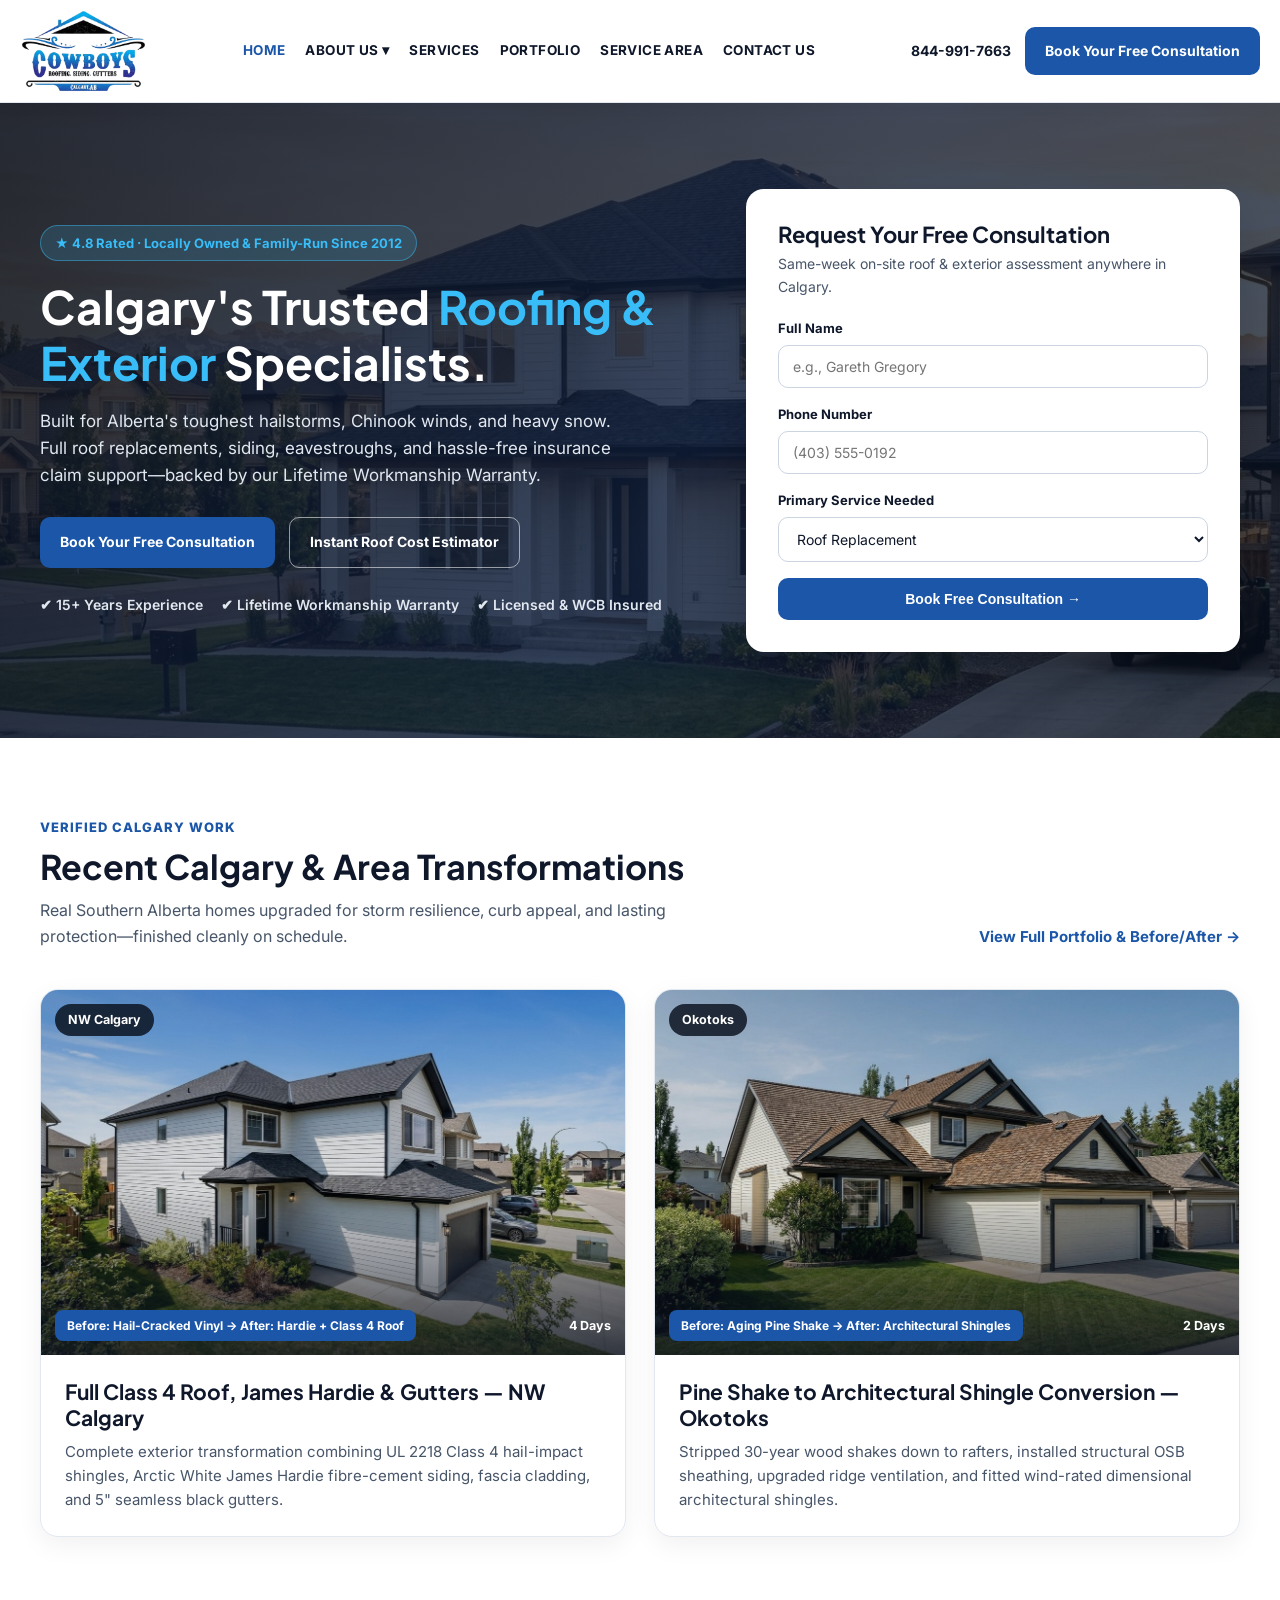
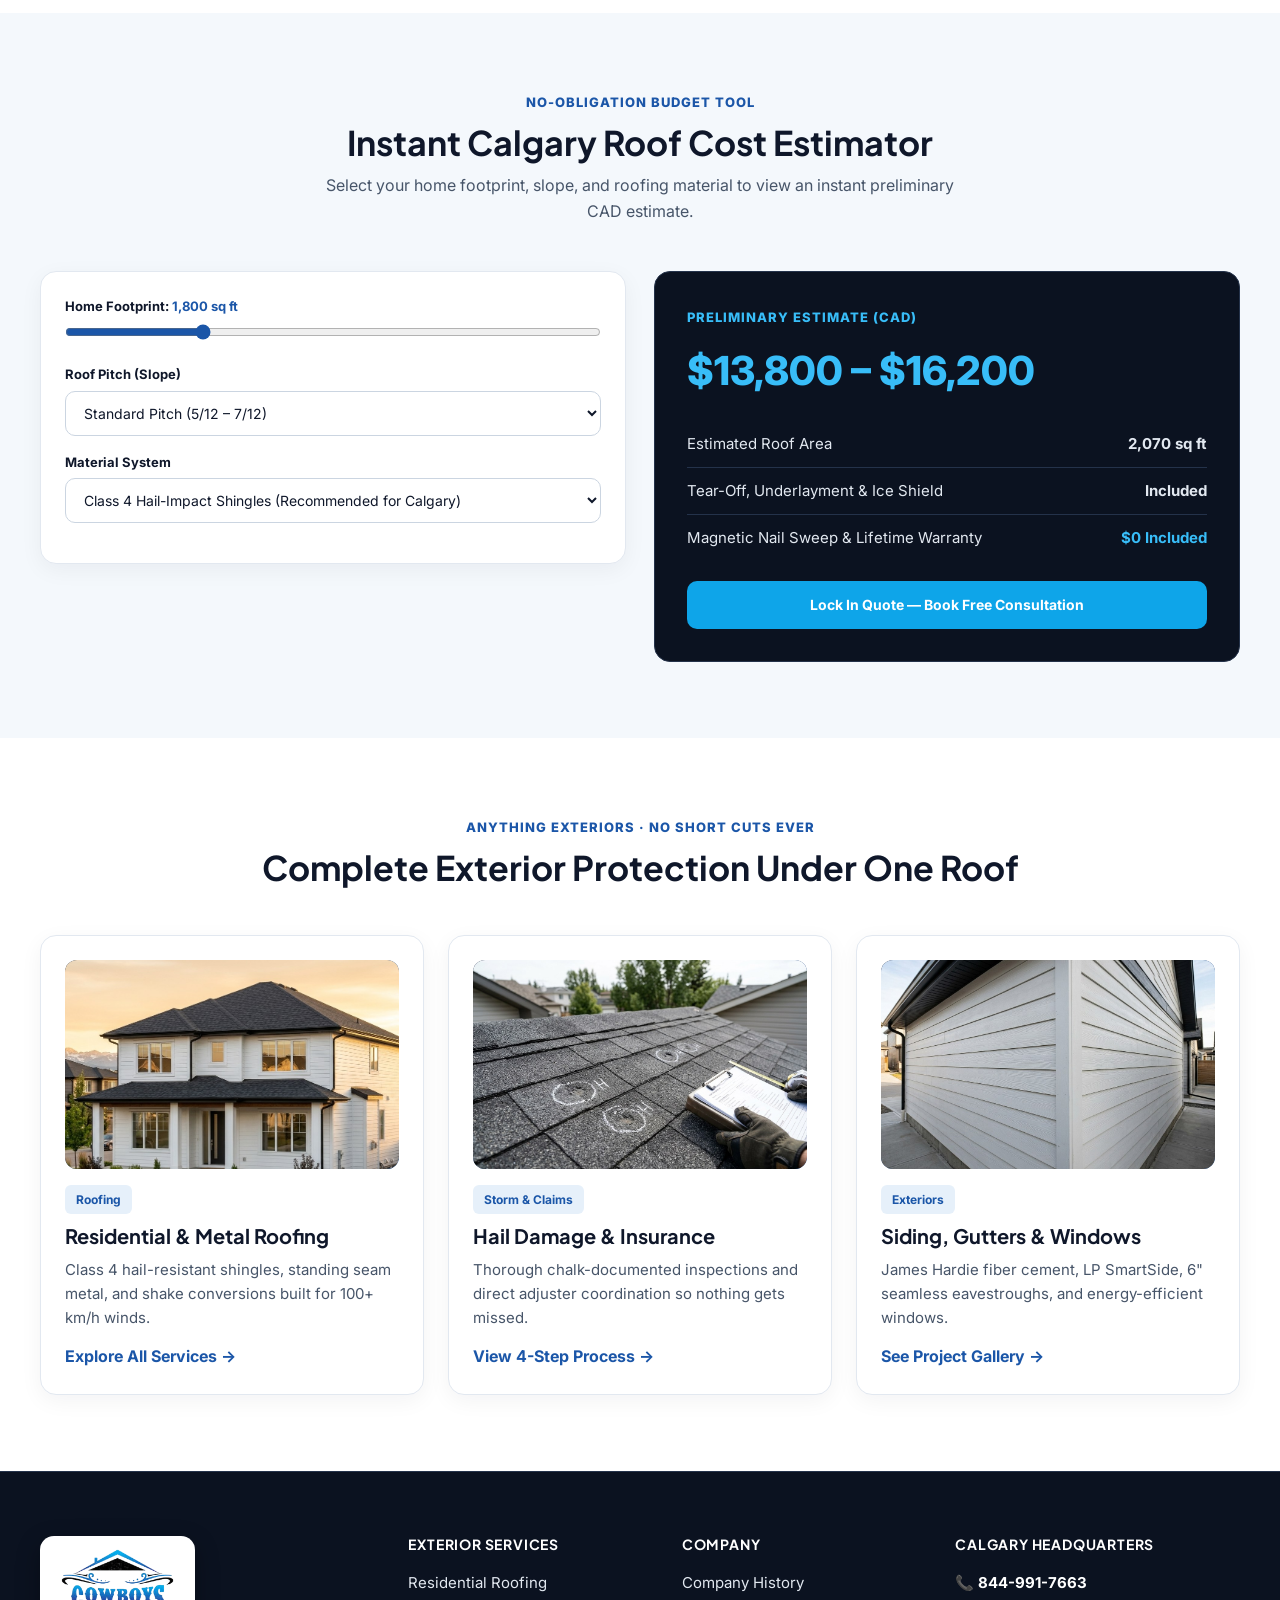
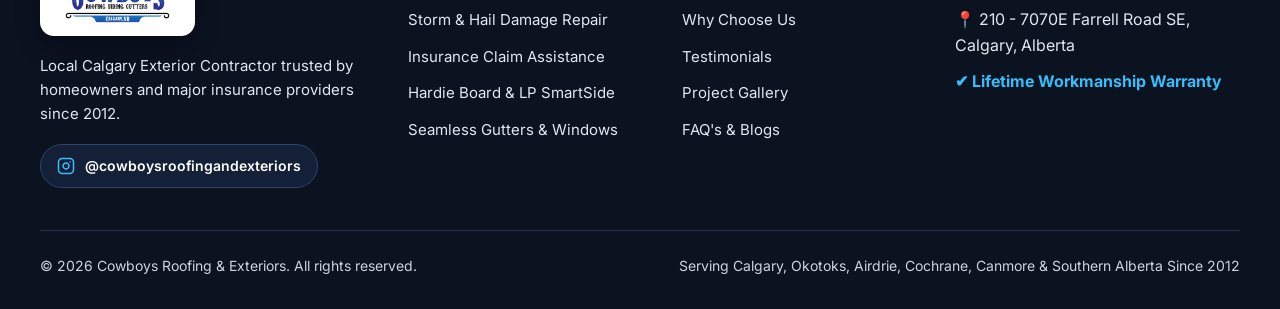
<file: index.html>
<!DOCTYPE html>
<html lang="en">
<head>
  <meta charset="UTF-8" />
  <meta name="viewport" content="width=device-width, initial-scale=1.0" />
  <title>Cowboys Roofing &amp; Exteriors | Calgary Roofing Contractor</title>
  <link rel="stylesheet" href="css/style.css" />
</head>
<body>

  <header class="navbar" id="navbar">
    <div class="container nav-wrap">
      <a href="index.html" class="brand-logo" aria-label="Cowboys Roofing Home">
        <img src="images/logo.png" alt="Cowboys Roofing &amp; Exteriors" />
      </a>

      <button class="menu-toggle" onclick="document.getElementById('navbar').classList.toggle('open')">Menu ☰</button>

      <ul class="nav-links">
        <li><a href="index.html" class="active">Home</a></li>
        <li class="has-dropdown">
          <a href="about.html">About Us ▾</a>
          <div class="dropdown-menu">
            <a href="about.html#history">Company History</a>
            <a href="about.html#why-us">Why Choose Us</a>
            <a href="about.html#testimonials">Testimonials</a>
            <a href="portfolio.html">Project Gallery</a>
            <a href="about.html#faq">FAQ's</a>
            <a href="about.html#blogs">Blogs</a>
          </div>
        </li>
        <li><a href="services.html">Services</a></li>
        <li><a href="portfolio.html">Portfolio</a></li>
        <li><a href="service-area.html">Service Area</a></li>
        <li><a href="contact.html">Contact Us</a></li>
      </ul>

      <div class="nav-actions">
        <a href="tel:8449917663" class="nav-phone">844-991-7663</a>
        <a href="contact.html#consultation-form" class="btn btn-primary">Book Your Free Consultation</a>
      </div>
    </div>
  </header>

  <!-- HERO -->
  <section class="hero">
    <div class="container hero-grid">
      <div>
        <span class="badge-pill">★ 4.8 Rated · Locally Owned &amp; Family-Run Since 2012</span>
        <h1>Calgary's Trusted <span>Roofing &amp; Exterior</span> Specialists.</h1>
        <p>Built for Alberta's toughest hailstorms, Chinook winds, and heavy snow. Full roof replacements, siding, eavestroughs, and hassle-free insurance claim support—backed by our Lifetime Workmanship Warranty.</p>
        <div class="hero-btns">
          <a href="contact.html#consultation-form" class="btn btn-primary">Book Your Free Consultation</a>
          <a href="#estimator" class="btn btn-outline-light">Instant Roof Cost Estimator</a>
        </div>
        <div class="trust-points">
          <span>✔ 15+ Years Experience</span>
          <span>✔ Lifetime Workmanship Warranty</span>
          <span>✔ Licensed &amp; WCB Insured</span>
        </div>
      </div>

      <div class="form-card">
        <h3 style="font-size:22px; margin-bottom:6px;">Request Your Free Consultation</h3>
        <p style="font-size:14px; color:#475569; margin-bottom:20px;">Same-week on-site roof &amp; exterior assessment anywhere in Calgary.</p>
        <form action="contact.html#consultation-form">
          <div class="form-group">
            <label>Full Name</label>
            <input type="text" class="form-control" placeholder="e.g., Gareth Gregory" required />
          </div>
          <div class="form-group">
            <label>Phone Number</label>
            <input type="tel" class="form-control" placeholder="(403) 555-0192" required />
          </div>
          <div class="form-group">
            <label>Primary Service Needed</label>
            <select class="form-control">
              <option>Roof Replacement</option>
              <option>Storm &amp; Hail Damage Repair</option>
              <option>Insurance Claim Assistance</option>
              <option>Hardie Board / LP SmartSide Siding</option>
              <option>Seamless Gutters &amp; Windows</option>
            </select>
          </div>
          <button type="submit" class="btn btn-primary" style="width:100%;">Book Free Consultation →</button>
        </form>
      </div>
    </div>
  </section>

  <!-- FEATURED RECENT CALGARY TRANSFORMATIONS -->
  <section class="section">
    <div class="container">
      <div class="section-head-row">
        <div>
          <span class="eyebrow">Verified Calgary Work</span>
          <h2>Recent Calgary &amp; Area Transformations</h2>
          <p>Real Southern Alberta homes upgraded for storm resilience, curb appeal, and lasting protection—finished cleanly on schedule.</p>
        </div>
        <a href="portfolio.html" style="font-weight:700; color:#1B56A8; font-size:15px;">View Full Portfolio &amp; Before/After →</a>
      </div>

      <div class="grid-2">
        <div class="project-card-rich">
          <div class="project-media">
            <img src="images/portfolio/project-1.jpg" alt="NW Calgary Roof and Hardie Siding" />
            <span class="loc-pill">NW Calgary</span>
            <div class="project-bottom-bar">
              <span class="scope-pill">Before: Hail-Cracked Vinyl → After: Hardie + Class 4 Roof</span>
              <span class="days-badge">4 Days</span>
            </div>
          </div>
          <div class="project-body">
            <h3>Full Class 4 Roof, James Hardie &amp; Gutters — NW Calgary</h3>
            <p>Complete exterior transformation combining UL 2218 Class 4 hail-impact shingles, Arctic White James Hardie fibre-cement siding, fascia cladding, and 5" seamless black gutters.</p>
          </div>
        </div>

        <div class="project-card-rich">
          <div class="project-media">
            <img src="images/portfolio/project-2.jpg" alt="Okotoks Pine Shake to Shingle Conversion" />
            <span class="loc-pill">Okotoks</span>
            <div class="project-bottom-bar">
              <span class="scope-pill">Before: Aging Pine Shake → After: Architectural Shingles</span>
              <span class="days-badge">2 Days</span>
            </div>
          </div>
          <div class="project-body">
            <h3>Pine Shake to Architectural Shingle Conversion — Okotoks</h3>
            <p>Stripped 30-year wood shakes down to rafters, installed structural OSB sheathing, upgraded ridge ventilation, and fitted wind-rated dimensional architectural shingles.</p>
          </div>
        </div>
      </div>
    </div>
  </section>

  <!-- INSTANT ROOF ESTIMATOR -->
  <section class="section section-light" id="estimator">
    <div class="container">
      <div class="section-title">
        <span class="eyebrow">No-Obligation Budget Tool</span>
        <h2>Instant Calgary Roof Cost Estimator</h2>
        <p>Select your home footprint, slope, and roofing material to view an instant preliminary CAD estimate.</p>
      </div>

      <div class="grid-2" style="align-items: start;">
        <div class="card">
          <div class="form-group">
            <label>Home Footprint: <strong id="sqftVal" style="color:#1B56A8;">1,800 sq ft</strong></label>
            <input type="range" id="sqft" min="1000" max="4200" step="100" value="1800" style="width:100%; accent-color:#1B56A8;" oninput="calcRoof()" />
          </div>
          <div class="form-group">
            <label>Roof Pitch (Slope)</label>
            <select id="pitch" class="form-control" onchange="calcRoof()">
              <option value="1.05">Low Pitch (3/12 – 4/12)</option>
              <option value="1.15" selected>Standard Pitch (5/12 – 7/12)</option>
              <option value="1.28">Steep Pitch (8/12 – 10/12)</option>
              <option value="1.40">Very Steep (11/12+)</option>
            </select>
          </div>
          <div class="form-group">
            <label>Material System</label>
            <select id="material" class="form-control" onchange="calcRoof()">
              <option value="5.75">Architectural Asphalt Shingles</option>
              <option value="7.25" selected>Class 4 Hail-Impact Shingles (Recommended for Calgary)</option>
              <option value="12.50">Standing Seam Metal Roofing</option>
            </select>
          </div>
        </div>

        <div class="estimator-dark-box">
          <span class="hq-eyebrow">Preliminary Estimate (CAD)</span>
          <div class="estimate-price" id="priceRange">$13,800 – $16,200</div>
          <div class="breakdown-row">
            <span>Estimated Roof Area</span>
            <strong id="areaOut">2,070 sq ft</strong>
          </div>
          <div class="breakdown-row">
            <span>Tear-Off, Underlayment &amp; Ice Shield</span>
            <strong>Included</strong>
          </div>
          <div class="breakdown-row" style="border-bottom:none; margin-bottom:20px;">
            <span>Magnetic Nail Sweep &amp; Lifetime Warranty</span>
            <strong style="color:#38BDF8;">$0 Included</strong>
          </div>
          <a href="contact.html#consultation-form" class="btn btn-sky" style="width:100%;">Lock In Quote — Book Free Consultation</a>
        </div>
      </div>
    </div>
  </section>

  <!-- EXPLORE CORE SERVICES -->
  <section class="section">
    <div class="container">
      <div class="section-title">
        <span class="eyebrow">Anything Exteriors · No Short Cuts Ever</span>
        <h2>Complete Exterior Protection Under One Roof</h2>
      </div>
      <div class="grid-3">
        <div class="card">
          <div class="img-slot" data-hint="images/services/residential.jpg">
            <img src="images/services/residential.jpg" alt="Residential &amp; Metal Roofing Calgary" />
          </div>
          <span class="card-tag">Roofing</span>
          <h3>Residential &amp; Metal Roofing</h3>
          <p>Class 4 hail-resistant shingles, standing seam metal, and shake conversions built for 100+ km/h winds.</p>
          <a href="services.html" style="display:inline-block; margin-top:14px; font-weight:700; color:#1B56A8;">Explore All Services →</a>
        </div>
        <div class="card">
          <div class="img-slot" data-hint="images/services/storm.jpg">
            <img src="images/services/storm.jpg" alt="Calgary Hail Damage Inspection" />
          </div>
          <span class="card-tag">Storm &amp; Claims</span>
          <h3>Hail Damage &amp; Insurance</h3>
          <p>Thorough chalk-documented inspections and direct adjuster coordination so nothing gets missed.</p>
          <a href="services.html#storm-process" style="display:inline-block; margin-top:14px; font-weight:700; color:#1B56A8;">View 4-Step Process →</a>
        </div>
        <div class="card">
          <div class="img-slot" data-hint="images/services/siding.jpg">
            <img src="images/services/siding.jpg" alt="James Hardie Siding and Gutters Calgary" />
          </div>
          <span class="card-tag">Exteriors</span>
          <h3>Siding, Gutters &amp; Windows</h3>
          <p>James Hardie fiber cement, LP SmartSide, 6" seamless eavestroughs, and energy-efficient windows.</p>
          <a href="portfolio.html" style="display:inline-block; margin-top:14px; font-weight:700; color:#1B56A8;">See Project Gallery →</a>
        </div>
      </div>
    </div>
  </section>

  <footer class="footer">
    <div class="container">
      <div class="footer-grid">
        <div>
          <a href="index.html" class="footer-logo-wrap" aria-label="Cowboys Roofing Home">
            <img src="images/logo.png" alt="Cowboys Roofing &amp; Exteriors" class="footer-logo-img" />
          </a>
          <p>Local Calgary Exterior Contractor trusted by homeowners and major insurance providers since 2012.</p>
          <a href="https://instagram.com/cowboysroofingandexteriors" target="_blank" class="insta-pill">
            <svg width="18" height="18" viewBox="0 0 24 24" fill="none" stroke="#38BDF8" stroke-width="2" stroke-linecap="round" stroke-linejoin="round">
              <rect x="2" y="2" width="20" height="20" rx="5" ry="5"></rect>
              <path d="M16 11.37A4 4 0 1 1 12.63 8 4 4 0 0 1 16 11.37z"></path>
              <line x1="17.5" y1="6.5" x2="17.51" y2="6.5"></line>
            </svg>
            @cowboysroofingandexteriors
          </a>
        </div>

        <div>
          <h4>Exterior Services</h4>
          <ul>
            <li><a href="services.html">Residential Roofing</a></li>
            <li><a href="services.html">Storm &amp; Hail Damage Repair</a></li>
            <li><a href="services.html">Insurance Claim Assistance</a></li>
            <li><a href="services.html">Hardie Board &amp; LP SmartSide</a></li>
            <li><a href="services.html">Seamless Gutters &amp; Windows</a></li>
          </ul>
        </div>

        <div>
          <h4>Company</h4>
          <ul>
            <li><a href="about.html#history">Company History</a></li>
            <li><a href="about.html#why-us">Why Choose Us</a></li>
            <li><a href="about.html#testimonials">Testimonials</a></li>
            <li><a href="portfolio.html">Project Gallery</a></li>
            <li><a href="about.html#faq">FAQ's &amp; Blogs</a></li>
          </ul>
        </div>

        <div>
          <h4>Calgary Headquarters</h4>
          <ul>
            <li><a href="tel:8449917663" style="font-weight:700; color:#FFFFFF;">📞 844-991-7663</a></li>
            <li style="color:#E2E8F0;">📍 210 - 7070E Farrell Road SE, Calgary, Alberta</li>
            <li style="color:#38BDF8; font-weight:700;">✔ Lifetime Workmanship Warranty</li>
          </ul>
        </div>
      </div>

      <div class="footer-bottom">
        <span>© 2026 Cowboys Roofing &amp; Exteriors. All rights reserved.</span>
        <span>Serving Calgary, Okotoks, Airdrie, Cochrane, Canmore &amp; Southern Alberta Since 2012</span>
      </div>
    </div>
  </footer>

  <script>
    function calcRoof() {
      const sqft = Number(document.getElementById('sqft').value);
      const pitch = Number(document.getElementById('pitch').value);
      const rate = Number(document.getElementById('material').value);
      const area = Math.round(sqft * pitch);
      const low = Math.round((area * rate * 0.92) / 100) * 100;
      const high = Math.round((area * rate * 1.08) / 100) * 100;
      document.getElementById('sqftVal').textContent = sqft.toLocaleString() + ' sq ft';
      document.getElementById('areaOut').textContent = area.toLocaleString() + ' sq ft';
      document.getElementById('priceRange').textContent = '$' + low.toLocaleString() + ' – $' + high.toLocaleString();
    }
    calcRoof();
  </script>
</body>
</html>
</file>
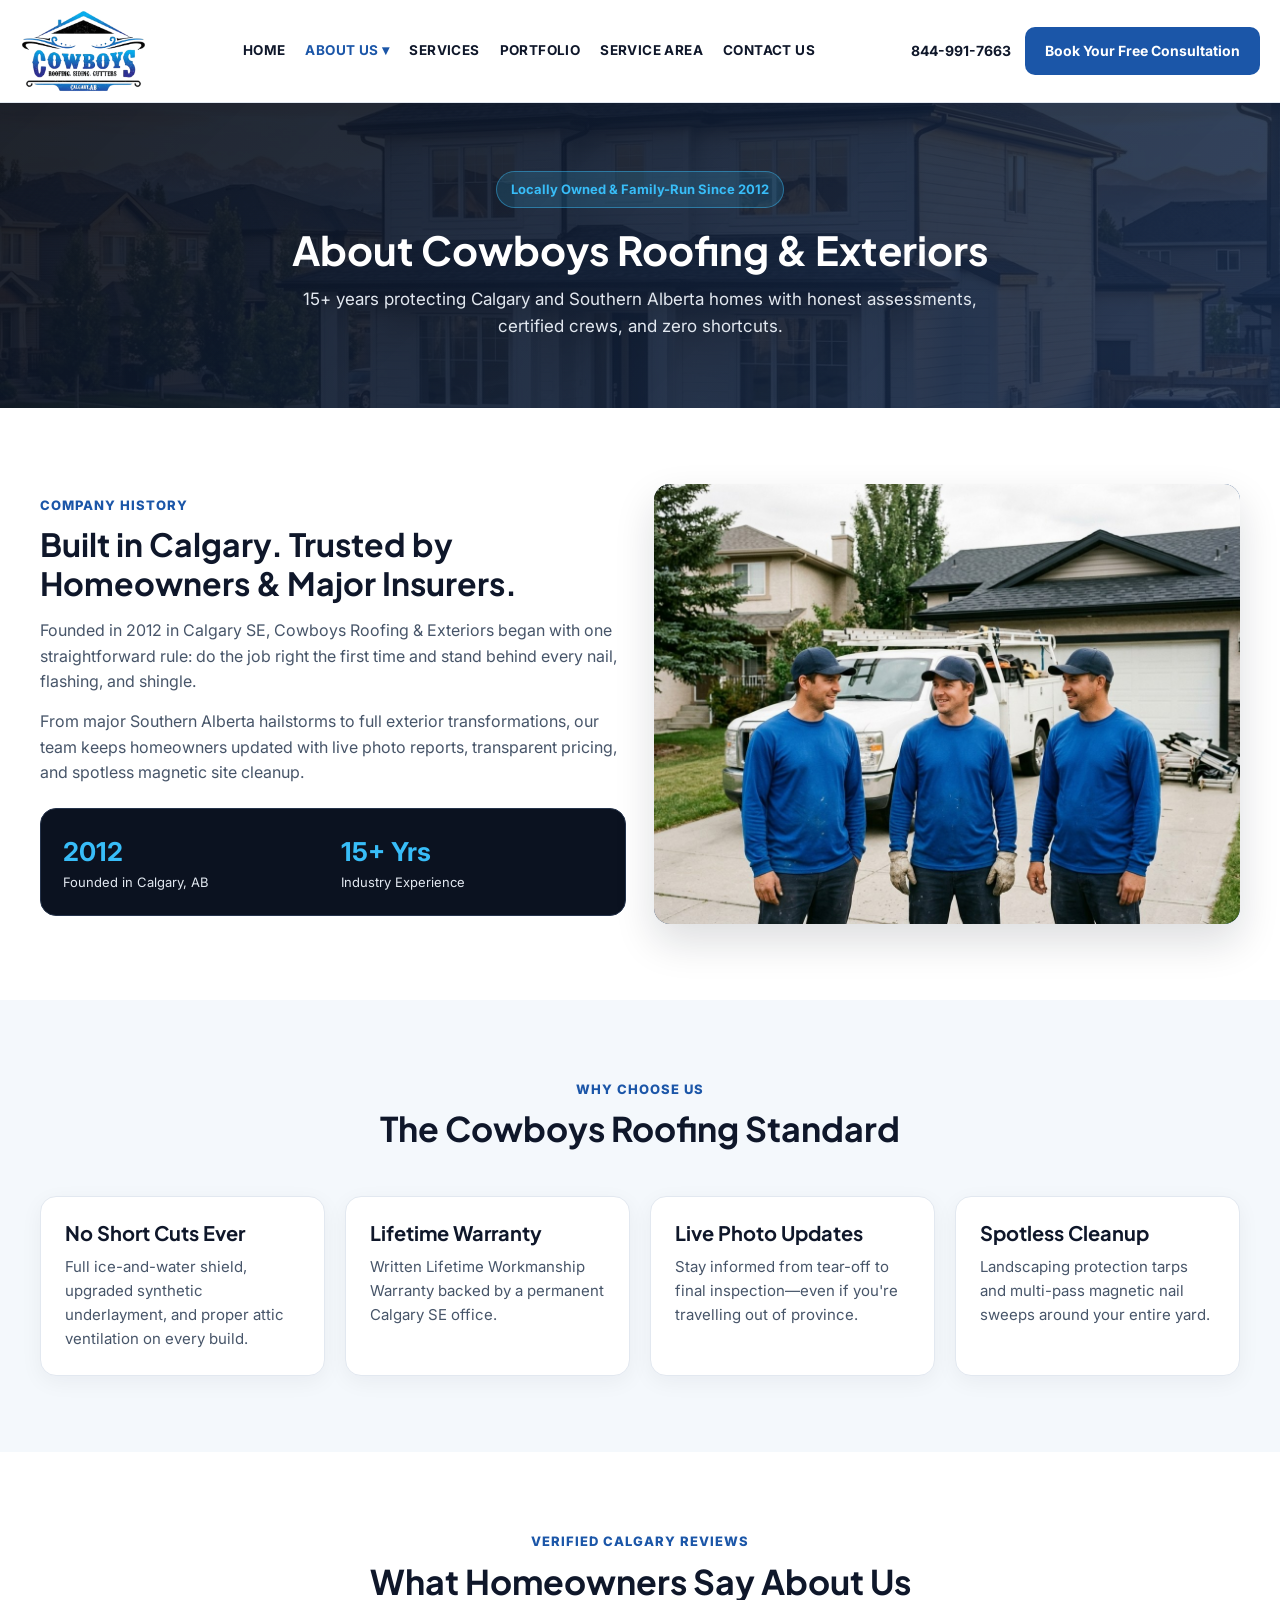
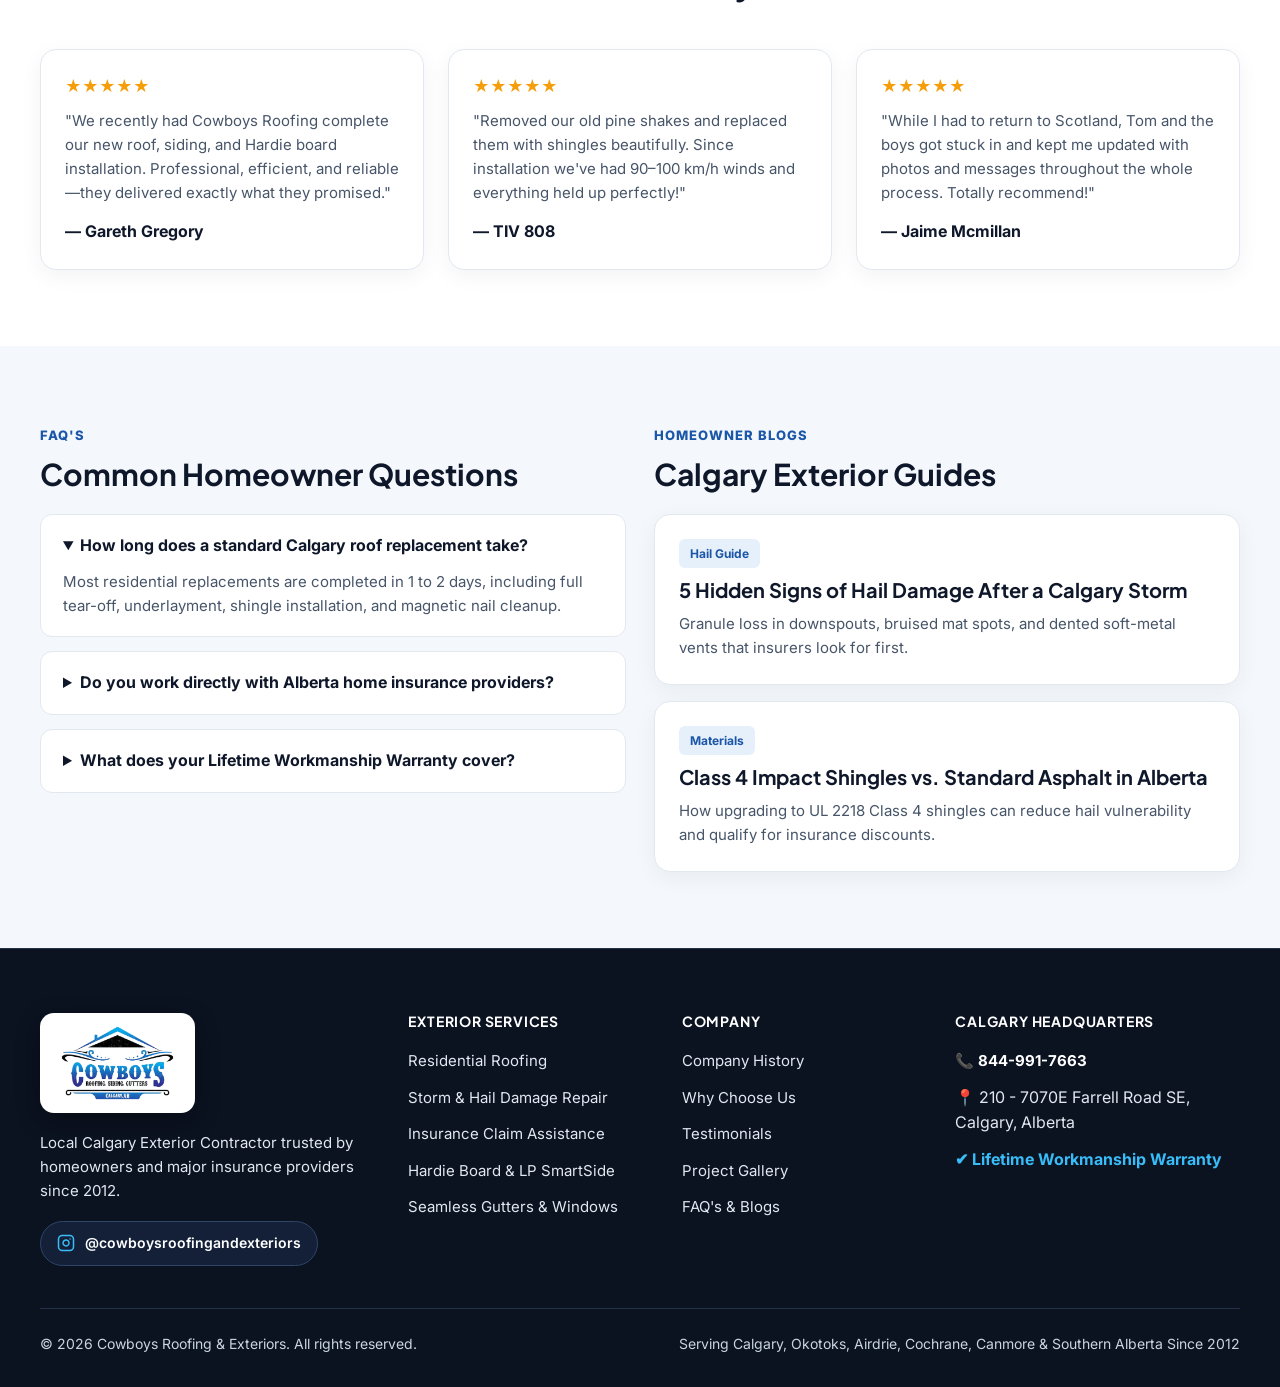
<file: about.html>
<!DOCTYPE html>
<html lang="en">
<head>
  <meta charset="UTF-8" />
  <meta name="viewport" content="width=device-width, initial-scale=1.0" />
  <title>About Us | Cowboys Roofing &amp; Exteriors Calgary</title>
  <link rel="stylesheet" href="css/style.css" />
</head>
<body>

  <header class="navbar" id="navbar">
    <div class="container nav-wrap">
      <a href="index.html" class="brand-logo" aria-label="Cowboys Roofing Home">
        <img src="images/logo.png" alt="Cowboys Roofing &amp; Exteriors" />
      </a>

      <button class="menu-toggle" onclick="document.getElementById('navbar').classList.toggle('open')">Menu ☰</button>

      <ul class="nav-links">
        <li><a href="index.html">Home</a></li>
        <li class="has-dropdown">
          <a href="about.html" class="active">About Us ▾</a>
          <div class="dropdown-menu">
            <a href="about.html#history">Company History</a>
            <a href="about.html#why-us">Why Choose Us</a>
            <a href="about.html#testimonials">Testimonials</a>
            <a href="portfolio.html">Project Gallery</a>
            <a href="about.html#faq">FAQ's</a>
            <a href="about.html#blogs">Blogs</a>
          </div>
        </li>
        <li><a href="services.html">Services</a></li>
        <li><a href="portfolio.html">Portfolio</a></li>
        <li><a href="service-area.html">Service Area</a></li>
        <li><a href="contact.html">Contact Us</a></li>
      </ul>

      <div class="nav-actions">
        <a href="tel:8449917663" class="nav-phone">844-991-7663</a>
        <a href="contact.html#consultation-form" class="btn btn-primary">Book Your Free Consultation</a>
      </div>
    </div>
  </header>

  <section class="page-header">
    <div class="container">
      <span class="badge-pill">Locally Owned &amp; Family-Run Since 2012</span>
      <h1>About Cowboys Roofing &amp; Exteriors</h1>
      <p>15+ years protecting Calgary and Southern Alberta homes with honest assessments, certified crews, and zero shortcuts.</p>
    </div>
  </section>

  <section class="section" id="history">
    <div class="container grid-2" style="align-items:center;">
      <div>
        <span class="eyebrow">Company History</span>
        <h2 style="font-size:32px; margin-bottom:16px;">Built in Calgary. Trusted by Homeowners &amp; Major Insurers.</h2>
        <p style="color:#475569; margin-bottom:14px;">Founded in 2012 in Calgary SE, Cowboys Roofing &amp; Exteriors began with one straightforward rule: do the job right the first time and stand behind every nail, flashing, and shingle.</p>
        <p style="color:#475569; margin-bottom:22px;">From major Southern Alberta hailstorms to full exterior transformations, our team keeps homeowners updated with live photo reports, transparent pricing, and spotless magnetic site cleanup.</p>
        <div class="estimator-dark-box" style="padding:22px;">
          <div class="grid-2" style="gap:16px;">
            <div><strong style="font-size:26px; color:#38BDF8;">2012</strong><div style="font-size:13px; color:#E2E8F0;">Founded in Calgary, AB</div></div>
            <div><strong style="font-size:26px; color:#38BDF8;">15+ Yrs</strong><div style="font-size:13px; color:#E2E8F0;">Industry Experience</div></div>
          </div>
        </div>
      </div>

      <div class="img-slot tall" data-hint="images/about-team.jpg">
        <img src="images/about-team.jpg" alt="Cowboys Roofing Calgary Crew" onerror="this.style.display='none'" />
      </div>
    </div>
  </section>

  <section class="section section-light" id="why-us">
    <div class="container">
      <div class="section-title">
        <span class="eyebrow">Why Choose Us</span>
        <h2>The Cowboys Roofing Standard</h2>
      </div>
      <div class="grid-4">
        <div class="card"><h3>No Short Cuts Ever</h3><p>Full ice-and-water shield, upgraded synthetic underlayment, and proper attic ventilation on every build.</p></div>
        <div class="card"><h3>Lifetime Warranty</h3><p>Written Lifetime Workmanship Warranty backed by a permanent Calgary SE office.</p></div>
        <div class="card"><h3>Live Photo Updates</h3><p>Stay informed from tear-off to final inspection—even if you're travelling out of province.</p></div>
        <div class="card"><h3>Spotless Cleanup</h3><p>Landscaping protection tarps and multi-pass magnetic nail sweeps around your entire yard.</p></div>
      </div>
    </div>
  </section>

  <section class="section" id="testimonials">
    <div class="container">
      <div class="section-title">
        <span class="eyebrow">Verified Calgary Reviews</span>
        <h2>What Homeowners Say About Us</h2>
      </div>
      <div class="grid-3">
        <div class="card">
          <div style="color:#F59E0B; margin-bottom:10px;">★★★★★</div>
          <p>"We recently had Cowboys Roofing complete our new roof, siding, and Hardie board installation. Professional, efficient, and reliable—they delivered exactly what they promised."</p>
          <strong style="display:block; margin-top:14px;">— Gareth Gregory</strong>
        </div>
        <div class="card">
          <div style="color:#F59E0B; margin-bottom:10px;">★★★★★</div>
          <p>"Removed our old pine shakes and replaced them with shingles beautifully. Since installation we've had 90–100 km/h winds and everything held up perfectly!"</p>
          <strong style="display:block; margin-top:14px;">— TIV 808</strong>
        </div>
        <div class="card">
          <div style="color:#F59E0B; margin-bottom:10px;">★★★★★</div>
          <p>"While I had to return to Scotland, Tom and the boys got stuck in and kept me updated with photos and messages throughout the whole process. Totally recommend!"</p>
          <strong style="display:block; margin-top:14px;">— Jaime Mcmillan</strong>
        </div>
      </div>
    </div>
  </section>

  <section class="section section-light" id="faq">
    <div class="container grid-2">
      <div>
        <span class="eyebrow">FAQ's</span>
        <h2 style="font-size:30px; margin-bottom:22px;">Common Homeowner Questions</h2>
        <details class="faq-item" open>
          <summary>How long does a standard Calgary roof replacement take?</summary>
          <p>Most residential replacements are completed in 1 to 2 days, including full tear-off, underlayment, shingle installation, and magnetic nail cleanup.</p>
        </details>
        <details class="faq-item">
          <summary>Do you work directly with Alberta home insurance providers?</summary>
          <p>Yes. We document hail and wind damage thoroughly and coordinate directly with adjusters so your full scope is approved properly.</p>
        </details>
        <details class="faq-item">
          <summary>What does your Lifetime Workmanship Warranty cover?</summary>
          <p>It covers installation workmanship including flashing, valleys, vents, and shingle fastening—giving you permanent peace of mind.</p>
        </details>
      </div>

      <div id="blogs">
        <span class="eyebrow">Homeowner Blogs</span>
        <h2 style="font-size:30px; margin-bottom:22px;">Calgary Exterior Guides</h2>
        <div class="card" style="margin-bottom:16px;">
          <span class="card-tag">Hail Guide</span>
          <h3>5 Hidden Signs of Hail Damage After a Calgary Storm</h3>
          <p>Granule loss in downspouts, bruised mat spots, and dented soft-metal vents that insurers look for first.</p>
        </div>
        <div class="card">
          <span class="card-tag">Materials</span>
          <h3>Class 4 Impact Shingles vs. Standard Asphalt in Alberta</h3>
          <p>How upgrading to UL 2218 Class 4 shingles can reduce hail vulnerability and qualify for insurance discounts.</p>
        </div>
      </div>
    </div>
  </section>

  <footer class="footer">
    <div class="container">
      <div class="footer-grid">
        <div>
          <a href="index.html" class="footer-logo-wrap" aria-label="Cowboys Roofing Home">
            <img src="images/logo.png" alt="Cowboys Roofing &amp; Exteriors" class="footer-logo-img" />
          </a>
          <p>Local Calgary Exterior Contractor trusted by homeowners and major insurance providers since 2012.</p>
          <a href="https://instagram.com/cowboysroofingandexteriors" target="_blank" class="insta-pill">
            <svg width="18" height="18" viewBox="0 0 24 24" fill="none" stroke="#38BDF8" stroke-width="2" stroke-linecap="round" stroke-linejoin="round">
              <rect x="2" y="2" width="20" height="20" rx="5" ry="5"></rect>
              <path d="M16 11.37A4 4 0 1 1 12.63 8 4 4 0 0 1 16 11.37z"></path>
              <line x1="17.5" y1="6.5" x2="17.51" y2="6.5"></line>
            </svg>
            @cowboysroofingandexteriors
          </a>
        </div>

        <div>
          <h4>Exterior Services</h4>
          <ul>
            <li><a href="services.html">Residential Roofing</a></li>
            <li><a href="services.html">Storm &amp; Hail Damage Repair</a></li>
            <li><a href="services.html">Insurance Claim Assistance</a></li>
            <li><a href="services.html">Hardie Board &amp; LP SmartSide</a></li>
            <li><a href="services.html">Seamless Gutters &amp; Windows</a></li>
          </ul>
        </div>

        <div>
          <h4>Company</h4>
          <ul>
            <li><a href="about.html#history">Company History</a></li>
            <li><a href="about.html#why-us">Why Choose Us</a></li>
            <li><a href="about.html#testimonials">Testimonials</a></li>
            <li><a href="portfolio.html">Project Gallery</a></li>
            <li><a href="about.html#faq">FAQ's &amp; Blogs</a></li>
          </ul>
        </div>

        <div>
          <h4>Calgary Headquarters</h4>
          <ul>
            <li><a href="tel:8449917663" style="font-weight:700; color:#FFFFFF;">📞 844-991-7663</a></li>
            <li style="color:#E2E8F0;">📍 210 - 7070E Farrell Road SE, Calgary, Alberta</li>
            <li style="color:#38BDF8; font-weight:700;">✔ Lifetime Workmanship Warranty</li>
          </ul>
        </div>
      </div>

      <div class="footer-bottom">
        <span>© 2026 Cowboys Roofing &amp; Exteriors. All rights reserved.</span>
        <span>Serving Calgary, Okotoks, Airdrie, Cochrane, Canmore &amp; Southern Alberta Since 2012</span>
      </div>
    </div>
  </footer>
</body>
</html>
</file>
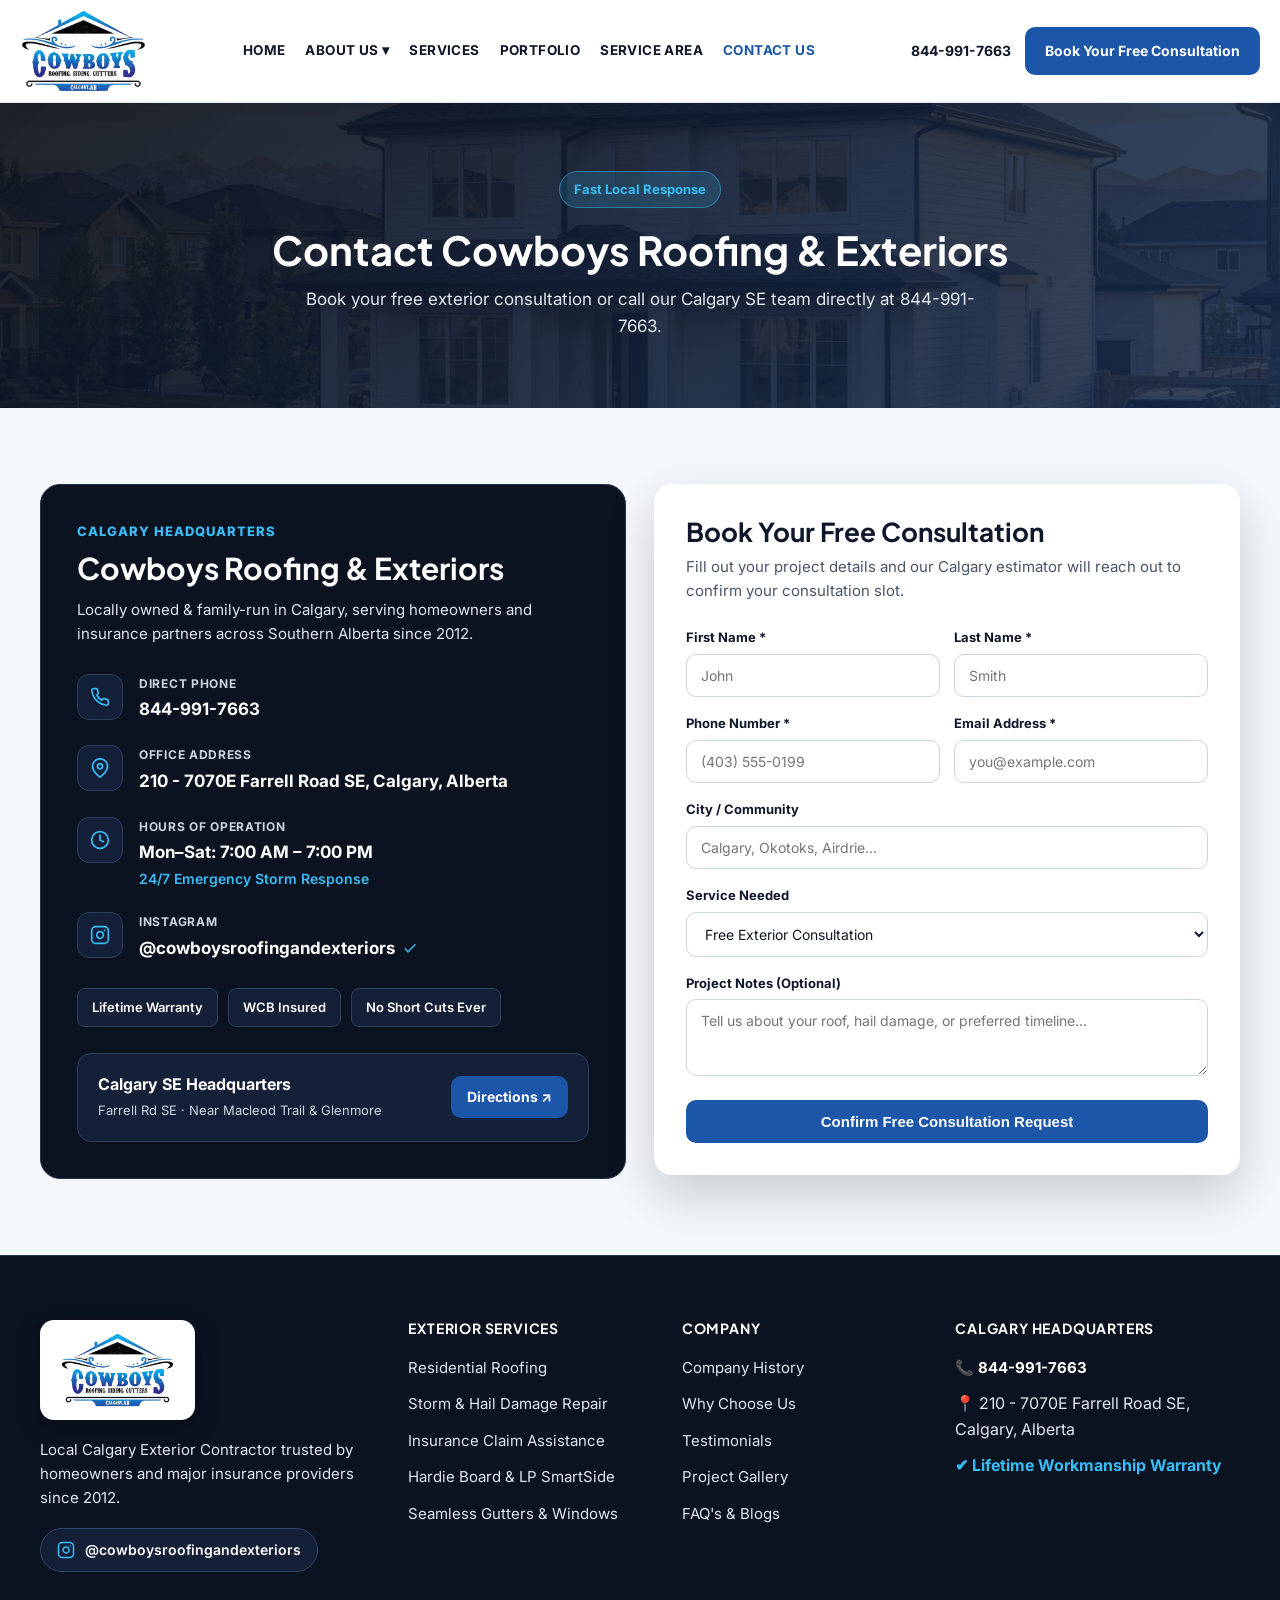
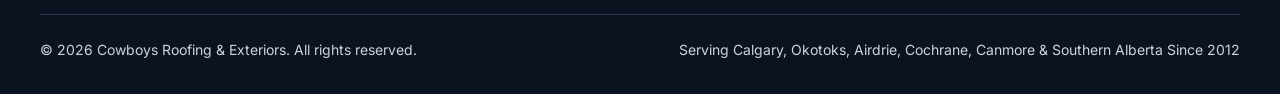
<file: contact.html>
<!DOCTYPE html>
<html lang="en">
<head>
  <meta charset="UTF-8" />
  <meta name="viewport" content="width=device-width, initial-scale=1.0" />
  <title>Contact Us | Cowboys Roofing &amp; Exteriors Calgary</title>
  <link rel="stylesheet" href="css/style.css" />
</head>
<body>

  <header class="navbar" id="navbar">
    <div class="container nav-wrap">
      <a href="index.html" class="brand-logo" aria-label="Cowboys Roofing Home">
        <img src="images/logo.png" alt="Cowboys Roofing &amp; Exteriors" />
      </a>

      <button class="menu-toggle" onclick="document.getElementById('navbar').classList.toggle('open')">Menu ☰</button>

      <ul class="nav-links">
        <li><a href="index.html">Home</a></li>
        <li class="has-dropdown">
          <a href="about.html">About Us ▾</a>
          <div class="dropdown-menu">
            <a href="about.html#history">Company History</a>
            <a href="about.html#why-us">Why Choose Us</a>
            <a href="about.html#testimonials">Testimonials</a>
            <a href="portfolio.html">Project Gallery</a>
            <a href="about.html#faq">FAQ's</a>
            <a href="about.html#blogs">Blogs</a>
          </div>
        </li>
        <li><a href="services.html">Services</a></li>
        <li><a href="portfolio.html">Portfolio</a></li>
        <li><a href="service-area.html">Service Area</a></li>
        <li><a href="contact.html" class="active">Contact Us</a></li>
      </ul>

      <div class="nav-actions">
        <a href="tel:8449917663" class="nav-phone">844-991-7663</a>
        <a href="contact.html#consultation-form" class="btn btn-primary">Book Your Free Consultation</a>
      </div>
    </div>
  </header>

  <section class="page-header">
    <div class="container">
      <span class="badge-pill">Fast Local Response</span>
      <h1>Contact Cowboys Roofing &amp; Exteriors</h1>
      <p>Book your free exterior consultation or call our Calgary SE team directly at 844-991-7663.</p>
    </div>
  </section>

  <section class="section section-light" id="consultation-form">
    <div class="container grid-2" style="align-items:start;">

      <div class="hq-card">
        <div class="hq-eyebrow">Calgary Headquarters</div>
        <h2>Cowboys Roofing &amp; Exteriors</h2>
        <p class="hq-desc">Locally owned &amp; family-run in Calgary, serving homeowners and insurance partners across Southern Alberta since 2012.</p>

        <div class="hq-item">
          <div class="hq-icon-box">
            <svg width="20" height="20" viewBox="0 0 24 24" fill="none" stroke="currentColor" stroke-width="2" stroke-linecap="round" stroke-linejoin="round">
              <path d="M22 16.92v3a2 2 0 0 1-2.18 2 19.79 19.79 0 0 1-8.63-3.07 19.5 19.5 0 0 1-6-6 19.79 19.79 0 0 1-3.07-8.67A2 2 0 0 1 4.11 2h3a2 2 0 0 1 2 1.72 12.84 12.84 0 0 0 .7 2.81 2 2 0 0 1-.45 2.11L8.09 9.91a16 16 0 0 0 6 6l1.27-1.27a2 2 0 0 1 2.11-.45 12.84 12.84 0 0 0 2.81.7A2 2 0 0 1 22 16.92z"/>
            </svg>
          </div>
          <div>
            <div class="hq-label">Direct Phone</div>
            <a href="tel:8449917663" class="hq-value">844-991-7663</a>
          </div>
        </div>

        <div class="hq-item">
          <div class="hq-icon-box">
            <svg width="20" height="20" viewBox="0 0 24 24" fill="none" stroke="currentColor" stroke-width="2" stroke-linecap="round" stroke-linejoin="round">
              <path d="M21 10c0 7-9 13-9 13s-9-6-9-13a9 9 0 0 1 18 0z"/><circle cx="12" cy="10" r="3"/>
            </svg>
          </div>
          <div>
            <div class="hq-label">Office Address</div>
            <div class="hq-value">210 - 7070E Farrell Road SE, Calgary, Alberta</div>
          </div>
        </div>

        <div class="hq-item">
          <div class="hq-icon-box">
            <svg width="20" height="20" viewBox="0 0 24 24" fill="none" stroke="currentColor" stroke-width="2" stroke-linecap="round" stroke-linejoin="round">
              <circle cx="12" cy="12" r="10"/><polyline points="12 6 12 12 16 14"/>
            </svg>
          </div>
          <div>
            <div class="hq-label">Hours of Operation</div>
            <div class="hq-value">Mon–Sat: 7:00 AM – 7:00 PM</div>
            <div class="hq-sub">24/7 Emergency Storm Response</div>
          </div>
        </div>

        <div class="hq-item">
          <div class="hq-icon-box">
            <svg width="20" height="20" viewBox="0 0 24 24" fill="none" stroke="currentColor" stroke-width="2" stroke-linecap="round" stroke-linejoin="round">
              <rect x="2" y="2" width="20" height="20" rx="5" ry="5"></rect>
              <path d="M16 11.37A4 4 0 1 1 12.63 8 4 4 0 0 1 16 11.37z"></path>
              <line x1="17.5" y1="6.5" x2="17.51" y2="6.5"></line>
            </svg>
          </div>
          <div>
            <div class="hq-label">Instagram</div>
            <a href="https://instagram.com/cowboysroofingandexteriors" target="_blank" class="hq-value">
              @cowboysroofingandexteriors
              <svg width="16" height="16" viewBox="0 0 24 24" fill="#38BDF8"><path d="M9 16.17L4.83 12l-1.42 1.41L9 19 21 7l-1.41-1.41z"/></svg>
            </a>
          </div>
        </div>

        <div class="hq-badges">
          <span class="hq-badge">Lifetime Warranty</span>
          <span class="hq-badge">WCB Insured</span>
          <span class="hq-badge">No Short Cuts Ever</span>
        </div>

        <div class="hq-map-box">
          <div>
            <strong style="display:block; color:#FFFFFF;">Calgary SE Headquarters</strong>
            <span style="font-size:13px; color:#CBD5E1;">Farrell Rd SE · Near Macleod Trail &amp; Glenmore</span>
          </div>
          <a href="https://maps.google.com/?q=210+7070E+Farrell+Road+SE+Calgary+Alberta" target="_blank" class="btn btn-primary" style="padding:10px 16px;">Directions ↗</a>
        </div>
      </div>

      <div class="form-card">
        <h2 style="font-size:26px; margin-bottom:8px;">Book Your Free Consultation</h2>
        <p style="color:#475569; margin-bottom:24px; font-size:15px;">Fill out your project details and our Calgary estimator will reach out to confirm your consultation slot.</p>
        <form id="consultForm">
          <div class="grid-2" style="gap:14px;">
            <div class="form-group">
              <label>First Name *</label>
              <input type="text" class="form-control" required placeholder="John" />
            </div>
            <div class="form-group">
              <label>Last Name *</label>
              <input type="text" class="form-control" required placeholder="Smith" />
            </div>
          </div>
          <div class="grid-2" style="gap:14px;">
            <div class="form-group">
              <label>Phone Number *</label>
              <input type="tel" class="form-control" required placeholder="(403) 555-0199" />
            </div>
            <div class="form-group">
              <label>Email Address *</label>
              <input type="email" class="form-control" required placeholder="you@example.com" />
            </div>
          </div>
          <div class="form-group">
            <label>City / Community</label>
            <input type="text" id="cityInput" class="form-control" placeholder="Calgary, Okotoks, Airdrie..." />
          </div>
          <div class="form-group">
            <label>Service Needed</label>
            <select class="form-control">
              <option>Free Exterior Consultation</option>
              <option>Full Roof Replacement</option>
              <option>Hail &amp; Storm Damage / Insurance Claim</option>
              <option>Siding (Hardie Board / LP SmartSide)</option>
              <option>Gutters, Soffit, Fascia &amp; Windows</option>
            </select>
          </div>
          <div class="form-group">
            <label>Project Notes (Optional)</label>
            <textarea class="form-control" rows="3" placeholder="Tell us about your roof, hail damage, or preferred timeline..."></textarea>
          </div>
          <button type="submit" class="btn btn-primary" style="width:100%; font-size:15px;">Confirm Free Consultation Request</button>
          <p id="formSuccess" style="display:none; margin-top:14px; padding:12px; border-radius:10px; background:#E6F0FA; color:#1B56A8; font-weight:700; text-align:center;">
            Thank you! Your Free Consultation request has been received. Our Calgary team will contact you shortly.
          </p>
        </form>
      </div>

    </div>
  </section>

  <footer class="footer">
    <div class="container">
      <div class="footer-grid">
        <div>
          <a href="index.html" class="footer-logo-wrap" aria-label="Cowboys Roofing Home">
            <img src="images/logo.png" alt="Cowboys Roofing &amp; Exteriors" class="footer-logo-img" />
          </a>
          <p>Local Calgary Exterior Contractor trusted by homeowners and major insurance providers since 2012.</p>
          <a href="https://instagram.com/cowboysroofingandexteriors" target="_blank" class="insta-pill">
            <svg width="18" height="18" viewBox="0 0 24 24" fill="none" stroke="#38BDF8" stroke-width="2" stroke-linecap="round" stroke-linejoin="round">
              <rect x="2" y="2" width="20" height="20" rx="5" ry="5"></rect>
              <path d="M16 11.37A4 4 0 1 1 12.63 8 4 4 0 0 1 16 11.37z"></path>
              <line x1="17.5" y1="6.5" x2="17.51" y2="6.5"></line>
            </svg>
            @cowboysroofingandexteriors
          </a>
        </div>

        <div>
          <h4>Exterior Services</h4>
          <ul>
            <li><a href="services.html">Residential Roofing</a></li>
            <li><a href="services.html">Storm &amp; Hail Damage Repair</a></li>
            <li><a href="services.html">Insurance Claim Assistance</a></li>
            <li><a href="services.html">Hardie Board &amp; LP SmartSide</a></li>
            <li><a href="services.html">Seamless Gutters &amp; Windows</a></li>
          </ul>
        </div>

        <div>
          <h4>Company</h4>
          <ul>
            <li><a href="about.html#history">Company History</a></li>
            <li><a href="about.html#why-us">Why Choose Us</a></li>
            <li><a href="about.html#testimonials">Testimonials</a></li>
            <li><a href="portfolio.html">Project Gallery</a></li>
            <li><a href="about.html#faq">FAQ's &amp; Blogs</a></li>
          </ul>
        </div>

        <div>
          <h4>Calgary Headquarters</h4>
          <ul>
            <li><a href="tel:8449917663" style="font-weight:700; color:#FFFFFF;">📞 844-991-7663</a></li>
            <li style="color:#E2E8F0;">📍 210 - 7070E Farrell Road SE, Calgary, Alberta</li>
            <li style="color:#38BDF8; font-weight:700;">✔ Lifetime Workmanship Warranty</li>
          </ul>
        </div>
      </div>

      <div class="footer-bottom">
        <span>© 2026 Cowboys Roofing &amp; Exteriors. All rights reserved.</span>
        <span>Serving Calgary, Okotoks, Airdrie, Cochrane, Canmore &amp; Southern Alberta Since 2012</span>
      </div>
    </div>
  </footer>

  <script>
    const params = new URLSearchParams(window.location.search);
    if (params.get('city')) {
      document.getElementById('cityInput').value = params.get('city');
    }
    document.getElementById('consultForm').addEventListener('submit', function(e) {
      e.preventDefault();
      document.getElementById('formSuccess').style.display = 'block';
      this.reset();
    });
  </script>
</body>
</html>
</file>
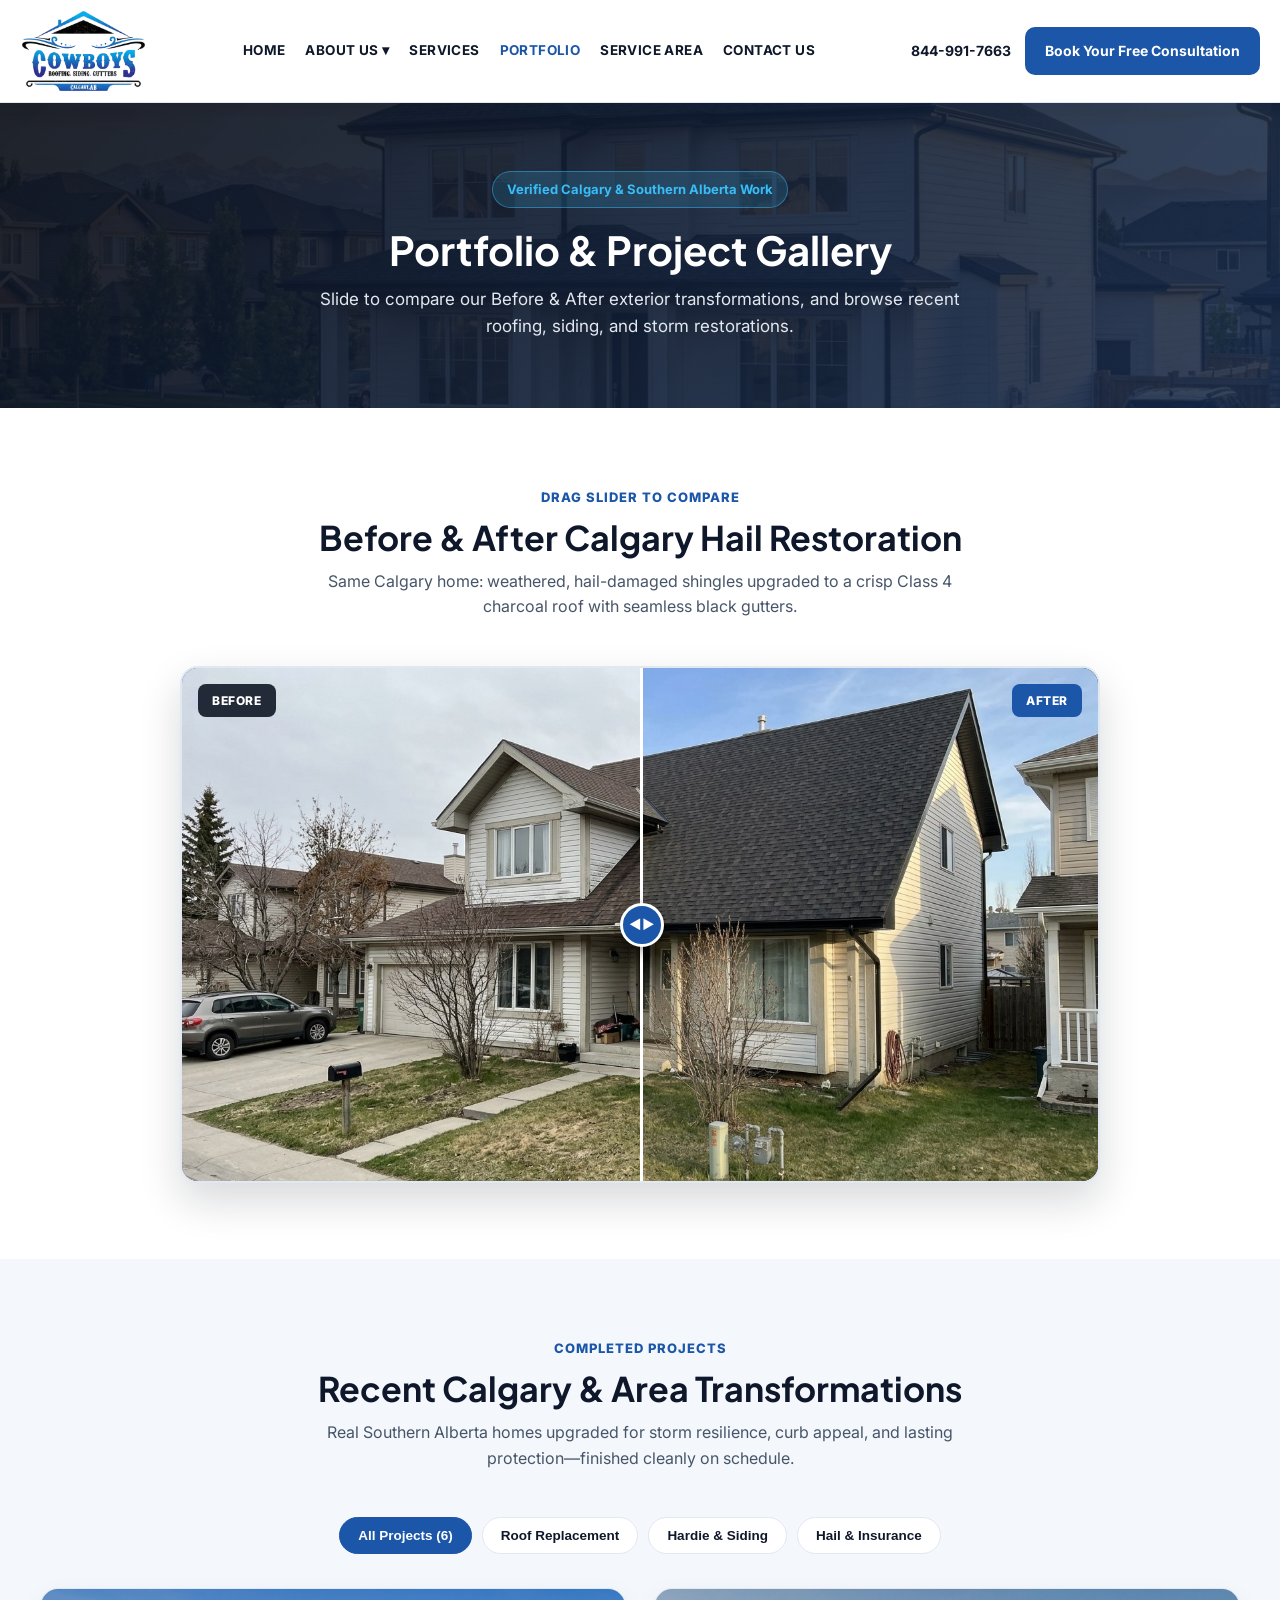
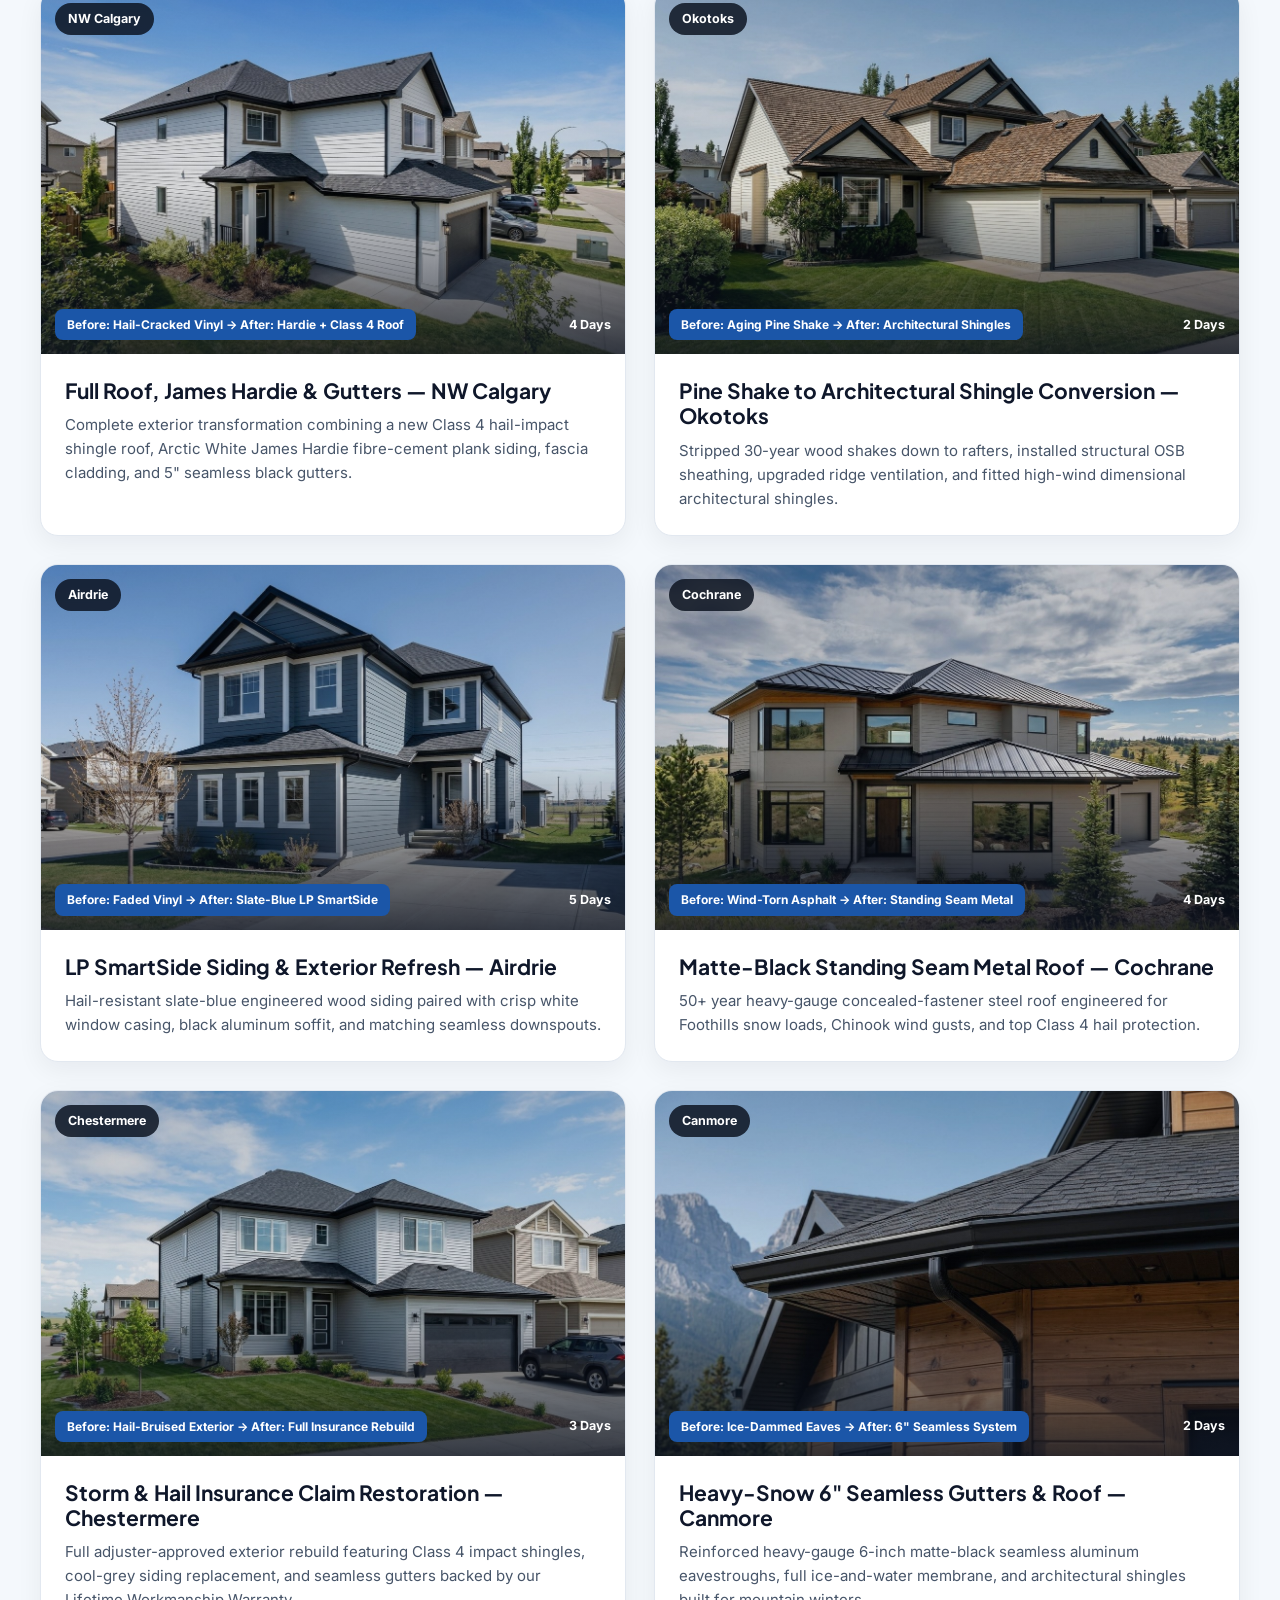
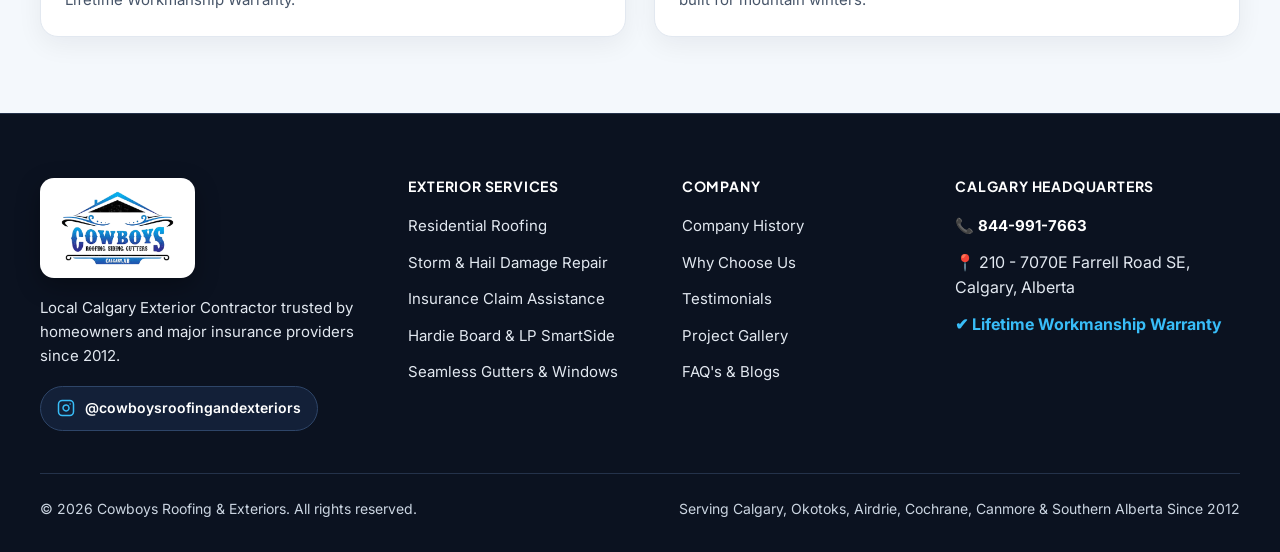
<file: portfolio.html>
<!DOCTYPE html>
<html lang="en">
<head>
  <meta charset="UTF-8" />
  <meta name="viewport" content="width=device-width, initial-scale=1.0" />
  <title>Portfolio &amp; Project Gallery | Cowboys Roofing &amp; Exteriors</title>
  <link rel="stylesheet" href="css/style.css" />
</head>
<body>

  <header class="navbar" id="navbar">
    <div class="container nav-wrap">
      <a href="index.html" class="brand-logo" aria-label="Cowboys Roofing Home">
        <img src="images/logo.png" alt="Cowboys Roofing &amp; Exteriors" />
      </a>

      <button class="menu-toggle" onclick="document.getElementById('navbar').classList.toggle('open')">Menu ☰</button>

      <ul class="nav-links">
        <li><a href="index.html">Home</a></li>
        <li class="has-dropdown">
          <a href="about.html">About Us ▾</a>
          <div class="dropdown-menu">
            <a href="about.html#history">Company History</a>
            <a href="about.html#why-us">Why Choose Us</a>
            <a href="about.html#testimonials">Testimonials</a>
            <a href="portfolio.html">Project Gallery</a>
            <a href="about.html#faq">FAQ's</a>
            <a href="about.html#blogs">Blogs</a>
          </div>
        </li>
        <li><a href="services.html">Services</a></li>
        <li><a href="portfolio.html" class="active">Portfolio</a></li>
        <li><a href="service-area.html">Service Area</a></li>
        <li><a href="contact.html">Contact Us</a></li>
      </ul>

      <div class="nav-actions">
        <a href="tel:8449917663" class="nav-phone">844-991-7663</a>
        <a href="contact.html#consultation-form" class="btn btn-primary">Book Your Free Consultation</a>
      </div>
    </div>
  </header>

  <section class="page-header">
    <div class="container">
      <span class="badge-pill">Verified Calgary &amp; Southern Alberta Work</span>
      <h1>Portfolio &amp; Project Gallery</h1>
      <p>Slide to compare our Before &amp; After exterior transformations, and browse recent roofing, siding, and storm restorations.</p>
    </div>
  </section>

  <section class="section">
    <div class="container">
      <div class="section-title">
        <span class="eyebrow">Drag Slider To Compare</span>
        <h2>Before &amp; After Calgary Hail Restoration</h2>
        <p>Same Calgary home: weathered, hail-damaged shingles upgraded to a crisp Class 4 charcoal roof with seamless black gutters.</p>
      </div>

      <div class="ba-wrapper">
        <div class="ba-layer ba-after">
          <img src="images/portfolio/after-1.jpg" alt="After New Charcoal Roof &amp; Black Gutters" />
        </div>

        <div class="ba-layer ba-before" id="baBefore">
          <img src="images/portfolio/before-1.jpg" alt="Before Hail Damaged Brown Roof" />
        </div>

        <span class="ba-badge left">BEFORE</span>
        <span class="ba-badge right">AFTER</span>
        <div class="ba-divider" id="baDivider"><div class="ba-handle">◀▶</div></div>
        <input type="range" min="0" max="100" value="50" class="ba-range" aria-label="Before and After Comparison" oninput="slideBA(this.value)" />
      </div>
    </div>
  </section>

  <section class="section section-light">
    <div class="container">
      <div class="section-title">
        <span class="eyebrow">Completed Projects</span>
        <h2>Recent Calgary &amp; Area Transformations</h2>
        <p>Real Southern Alberta homes upgraded for storm resilience, curb appeal, and lasting protection—finished cleanly on schedule.</p>
      </div>

      <div class="filter-bar">
        <button class="filter-btn active" onclick="filterProjects('all', this)">All Projects (6)</button>
        <button class="filter-btn" onclick="filterProjects('roofing', this)">Roof Replacement</button>
        <button class="filter-btn" onclick="filterProjects('siding', this)">Hardie &amp; Siding</button>
        <button class="filter-btn" onclick="filterProjects('storm', this)">Hail &amp; Insurance</button>
      </div>

      <div class="grid-2">
        <div class="project-card-rich project-card" data-cat="roofing siding">
          <div class="project-media">
            <img src="images/portfolio/project-1.jpg" alt="NW Calgary Roof &amp; Hardie Board" />
            <span class="loc-pill">NW Calgary</span>
            <div class="project-bottom-bar">
              <span class="scope-pill">Before: Hail-Cracked Vinyl → After: Hardie + Class 4 Roof</span>
              <span class="days-badge">4 Days</span>
            </div>
          </div>
          <div class="project-body">
            <h3>Full Roof, James Hardie &amp; Gutters — NW Calgary</h3>
            <p>Complete exterior transformation combining a new Class 4 hail-impact shingle roof, Arctic White James Hardie fibre-cement plank siding, fascia cladding, and 5" seamless black gutters.</p>
          </div>
        </div>

        <div class="project-card-rich project-card" data-cat="roofing">
          <div class="project-media">
            <img src="images/portfolio/project-2.jpg" alt="Okotoks Shake to Shingle Conversion" />
            <span class="loc-pill">Okotoks</span>
            <div class="project-bottom-bar">
              <span class="scope-pill">Before: Aging Pine Shake → After: Architectural Shingles</span>
              <span class="days-badge">2 Days</span>
            </div>
          </div>
          <div class="project-body">
            <h3>Pine Shake to Architectural Shingle Conversion — Okotoks</h3>
            <p>Stripped 30-year wood shakes down to rafters, installed structural OSB sheathing, upgraded ridge ventilation, and fitted high-wind dimensional architectural shingles.</p>
          </div>
        </div>

        <div class="project-card-rich project-card" data-cat="siding">
          <div class="project-media">
            <img src="images/portfolio/project-3.jpg" alt="Airdrie LP SmartSide Siding" />
            <span class="loc-pill">Airdrie</span>
            <div class="project-bottom-bar">
              <span class="scope-pill">Before: Faded Vinyl → After: Slate-Blue LP SmartSide</span>
              <span class="days-badge">5 Days</span>
            </div>
          </div>
          <div class="project-body">
            <h3>LP SmartSide Siding &amp; Exterior Refresh — Airdrie</h3>
            <p>Hail-resistant slate-blue engineered wood siding paired with crisp white window casing, black aluminum soffit, and matching seamless downspouts.</p>
          </div>
        </div>

        <div class="project-card-rich project-card" data-cat="roofing">
          <div class="project-media">
            <img src="images/portfolio/project-4.jpg" alt="Cochrane Standing Seam Metal Roof" />
            <span class="loc-pill">Cochrane</span>
            <div class="project-bottom-bar">
              <span class="scope-pill">Before: Wind-Torn Asphalt → After: Standing Seam Metal</span>
              <span class="days-badge">4 Days</span>
            </div>
          </div>
          <div class="project-body">
            <h3>Matte-Black Standing Seam Metal Roof — Cochrane</h3>
            <p>50+ year heavy-gauge concealed-fastener steel roof engineered for Foothills snow loads, Chinook wind gusts, and top Class 4 hail protection.</p>
          </div>
        </div>

        <div class="project-card-rich project-card" data-cat="storm">
          <div class="project-media">
            <img src="images/portfolio/project-5.jpg" alt="Chestermere Hail Restoration Home" />
            <span class="loc-pill">Chestermere</span>
            <div class="project-bottom-bar">
              <span class="scope-pill">Before: Hail-Bruised Exterior → After: Full Insurance Rebuild</span>
              <span class="days-badge">3 Days</span>
            </div>
          </div>
          <div class="project-body">
            <h3>Storm &amp; Hail Insurance Claim Restoration — Chestermere</h3>
            <p>Full adjuster-approved exterior rebuild featuring Class 4 impact shingles, cool-grey siding replacement, and seamless gutters backed by our Lifetime Workmanship Warranty.</p>
          </div>
        </div>

        <div class="project-card-rich project-card" data-cat="storm roofing">
          <div class="project-media">
            <img src="images/portfolio/project-6.jpg" alt="Canmore Mountain Gutters &amp; Roof" />
            <span class="loc-pill">Canmore</span>
            <div class="project-bottom-bar">
              <span class="scope-pill">Before: Ice-Dammed Eaves → After: 6" Seamless System</span>
              <span class="days-badge">2 Days</span>
            </div>
          </div>
          <div class="project-body">
            <h3>Heavy-Snow 6" Seamless Gutters &amp; Roof — Canmore</h3>
            <p>Reinforced heavy-gauge 6-inch matte-black seamless aluminum eavestroughs, full ice-and-water membrane, and architectural shingles built for mountain winters.</p>
          </div>
        </div>
      </div>
    </div>
  </section>

  <footer class="footer">
    <div class="container">
      <div class="footer-grid">
        <div>
          <a href="index.html" class="footer-logo-wrap" aria-label="Cowboys Roofing Home">
            <img src="images/logo.png" alt="Cowboys Roofing &amp; Exteriors" class="footer-logo-img" />
          </a>
          <p>Local Calgary Exterior Contractor trusted by homeowners and major insurance providers since 2012.</p>
          <a href="https://instagram.com/cowboysroofingandexteriors" target="_blank" class="insta-pill">
            <svg width="18" height="18" viewBox="0 0 24 24" fill="none" stroke="#38BDF8" stroke-width="2" stroke-linecap="round" stroke-linejoin="round">
              <rect x="2" y="2" width="20" height="20" rx="5" ry="5"></rect>
              <path d="M16 11.37A4 4 0 1 1 12.63 8 4 4 0 0 1 16 11.37z"></path>
              <line x1="17.5" y1="6.5" x2="17.51" y2="6.5"></line>
            </svg>
            @cowboysroofingandexteriors
          </a>
        </div>

        <div>
          <h4>Exterior Services</h4>
          <ul>
            <li><a href="services.html">Residential Roofing</a></li>
            <li><a href="services.html">Storm &amp; Hail Damage Repair</a></li>
            <li><a href="services.html">Insurance Claim Assistance</a></li>
            <li><a href="services.html">Hardie Board &amp; LP SmartSide</a></li>
            <li><a href="services.html">Seamless Gutters &amp; Windows</a></li>
          </ul>
        </div>

        <div>
          <h4>Company</h4>
          <ul>
            <li><a href="about.html#history">Company History</a></li>
            <li><a href="about.html#why-us">Why Choose Us</a></li>
            <li><a href="about.html#testimonials">Testimonials</a></li>
            <li><a href="portfolio.html">Project Gallery</a></li>
            <li><a href="about.html#faq">FAQ's &amp; Blogs</a></li>
          </ul>
        </div>

        <div>
          <h4>Calgary Headquarters</h4>
          <ul>
            <li><a href="tel:8449917663" style="font-weight:700; color:#FFFFFF;">📞 844-991-7663</a></li>
            <li style="color:#E2E8F0;">📍 210 - 7070E Farrell Road SE, Calgary, Alberta</li>
            <li style="color:#38BDF8; font-weight:700;">✔ Lifetime Workmanship Warranty</li>
          </ul>
        </div>
      </div>

      <div class="footer-bottom">
        <span>© 2026 Cowboys Roofing &amp; Exteriors. All rights reserved.</span>
        <span>Serving Calgary, Okotoks, Airdrie, Cochrane, Canmore &amp; Southern Alberta Since 2012</span>
      </div>
    </div>
  </footer>

  <script>
    function slideBA(val) {
      document.getElementById('baBefore').style.clipPath = `inset(0 ${100 - val}% 0 0)`;
      document.getElementById('baDivider').style.left = val + '%';
    }

    function filterProjects(cat, btn) {
      document.querySelectorAll('.filter-btn').forEach(b => b.classList.remove('active'));
      btn.classList.add('active');
      document.querySelectorAll('.project-card').forEach(card => {
        const cats = card.getAttribute('data-cat');
        card.style.display = (cat === 'all' || cats.includes(cat)) ? 'block' : 'none';
      });
    }
  </script>
</body>
</html>
</file>
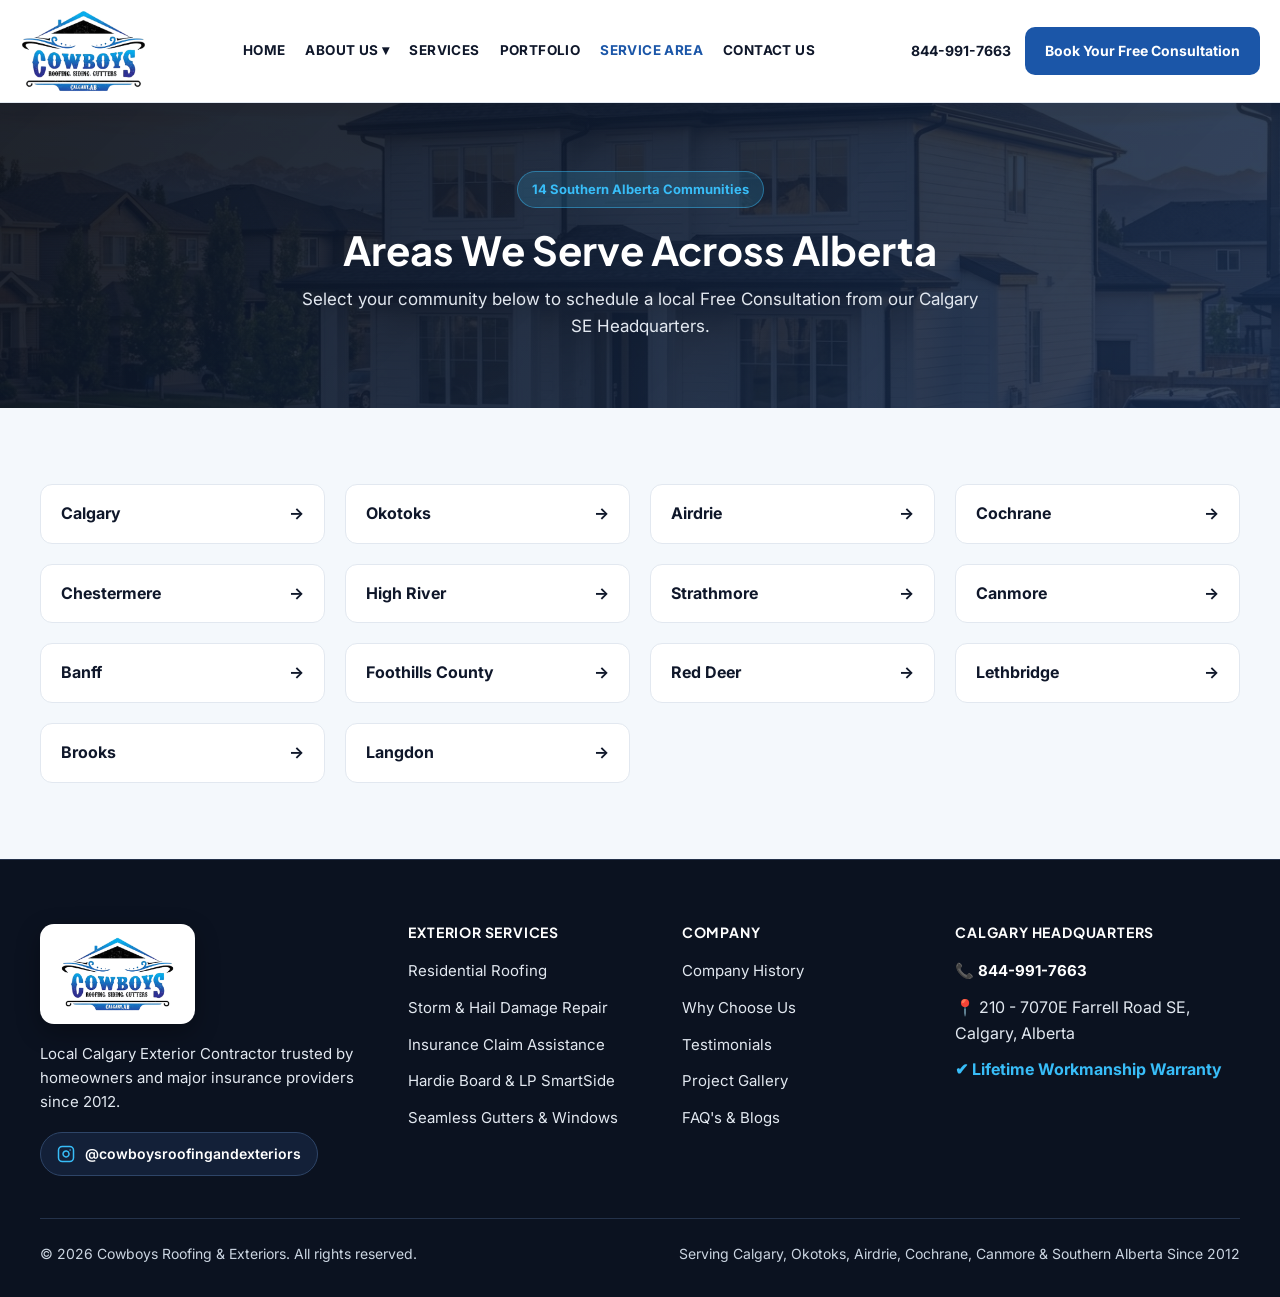
<file: service-area.html>
<!DOCTYPE html>
<html lang="en">
<head>
  <meta charset="UTF-8" />
  <meta name="viewport" content="width=device-width, initial-scale=1.0" />
  <title>Service Area | Cowboys Roofing &amp; Exteriors Southern Alberta</title>
  <link rel="stylesheet" href="css/style.css" />
</head>
<body>

  <header class="navbar" id="navbar">
    <div class="container nav-wrap">
      <a href="index.html" class="brand-logo" aria-label="Cowboys Roofing Home">
        <img src="images/logo.png" alt="Cowboys Roofing &amp; Exteriors" />
      </a>

      <button class="menu-toggle" onclick="document.getElementById('navbar').classList.toggle('open')">Menu ☰</button>

      <ul class="nav-links">
        <li><a href="index.html">Home</a></li>
        <li class="has-dropdown">
          <a href="about.html">About Us ▾</a>
          <div class="dropdown-menu">
            <a href="about.html#history">Company History</a>
            <a href="about.html#why-us">Why Choose Us</a>
            <a href="about.html#testimonials">Testimonials</a>
            <a href="portfolio.html">Project Gallery</a>
            <a href="about.html#faq">FAQ's</a>
            <a href="about.html#blogs">Blogs</a>
          </div>
        </li>
        <li><a href="services.html">Services</a></li>
        <li><a href="portfolio.html">Portfolio</a></li>
        <li><a href="service-area.html" class="active">Service Area</a></li>
        <li><a href="contact.html">Contact Us</a></li>
      </ul>

      <div class="nav-actions">
        <a href="tel:8449917663" class="nav-phone">844-991-7663</a>
        <a href="contact.html#consultation-form" class="btn btn-primary">Book Your Free Consultation</a>
      </div>
    </div>
  </header>

  <section class="page-header">
    <div class="container">
      <span class="badge-pill">14 Southern Alberta Communities</span>
      <h1>Areas We Serve Across Alberta</h1>
      <p>Select your community below to schedule a local Free Consultation from our Calgary SE Headquarters.</p>
    </div>
  </section>

  <section class="section section-light">
    <div class="container">
      <div class="grid-4">
        <a href="contact.html?city=Calgary#consultation-form" class="area-pill">Calgary <span>→</span></a>
        <a href="contact.html?city=Okotoks#consultation-form" class="area-pill">Okotoks <span>→</span></a>
        <a href="contact.html?city=Airdrie#consultation-form" class="area-pill">Airdrie <span>→</span></a>
        <a href="contact.html?city=Cochrane#consultation-form" class="area-pill">Cochrane <span>→</span></a>
        <a href="contact.html?city=Chestermere#consultation-form" class="area-pill">Chestermere <span>→</span></a>
        <a href="contact.html?city=High%20River#consultation-form" class="area-pill">High River <span>→</span></a>
        <a href="contact.html?city=Strathmore#consultation-form" class="area-pill">Strathmore <span>→</span></a>
        <a href="contact.html?city=Canmore#consultation-form" class="area-pill">Canmore <span>→</span></a>
        <a href="contact.html?city=Banff#consultation-form" class="area-pill">Banff <span>→</span></a>
        <a href="contact.html?city=Foothills%20County#consultation-form" class="area-pill">Foothills County <span>→</span></a>
        <a href="contact.html?city=Red%20Deer#consultation-form" class="area-pill">Red Deer <span>→</span></a>
        <a href="contact.html?city=Lethbridge#consultation-form" class="area-pill">Lethbridge <span>→</span></a>
        <a href="contact.html?city=Brooks#consultation-form" class="area-pill">Brooks <span>→</span></a>
        <a href="contact.html?city=Langdon#consultation-form" class="area-pill">Langdon <span>→</span></a>
      </div>
    </div>
  </section>

  <footer class="footer">
    <div class="container">
      <div class="footer-grid">
        <div>
          <a href="index.html" class="footer-logo-wrap" aria-label="Cowboys Roofing Home">
            <img src="images/logo.png" alt="Cowboys Roofing &amp; Exteriors" class="footer-logo-img" />
          </a>
          <p>Local Calgary Exterior Contractor trusted by homeowners and major insurance providers since 2012.</p>
          <a href="https://instagram.com/cowboysroofingandexteriors" target="_blank" class="insta-pill">
            <svg width="18" height="18" viewBox="0 0 24 24" fill="none" stroke="#38BDF8" stroke-width="2" stroke-linecap="round" stroke-linejoin="round">
              <rect x="2" y="2" width="20" height="20" rx="5" ry="5"></rect>
              <path d="M16 11.37A4 4 0 1 1 12.63 8 4 4 0 0 1 16 11.37z"></path>
              <line x1="17.5" y1="6.5" x2="17.51" y2="6.5"></line>
            </svg>
            @cowboysroofingandexteriors
          </a>
        </div>

        <div>
          <h4>Exterior Services</h4>
          <ul>
            <li><a href="services.html">Residential Roofing</a></li>
            <li><a href="services.html">Storm &amp; Hail Damage Repair</a></li>
            <li><a href="services.html">Insurance Claim Assistance</a></li>
            <li><a href="services.html">Hardie Board &amp; LP SmartSide</a></li>
            <li><a href="services.html">Seamless Gutters &amp; Windows</a></li>
          </ul>
        </div>

        <div>
          <h4>Company</h4>
          <ul>
            <li><a href="about.html#history">Company History</a></li>
            <li><a href="about.html#why-us">Why Choose Us</a></li>
            <li><a href="about.html#testimonials">Testimonials</a></li>
            <li><a href="portfolio.html">Project Gallery</a></li>
            <li><a href="about.html#faq">FAQ's &amp; Blogs</a></li>
          </ul>
        </div>

        <div>
          <h4>Calgary Headquarters</h4>
          <ul>
            <li><a href="tel:8449917663" style="font-weight:700; color:#FFFFFF;">📞 844-991-7663</a></li>
            <li style="color:#E2E8F0;">📍 210 - 7070E Farrell Road SE, Calgary, Alberta</li>
            <li style="color:#38BDF8; font-weight:700;">✔ Lifetime Workmanship Warranty</li>
          </ul>
        </div>
      </div>

      <div class="footer-bottom">
        <span>© 2026 Cowboys Roofing &amp; Exteriors. All rights reserved.</span>
        <span>Serving Calgary, Okotoks, Airdrie, Cochrane, Canmore &amp; Southern Alberta Since 2012</span>
      </div>
    </div>
  </footer>
</body>
</html>
</file>
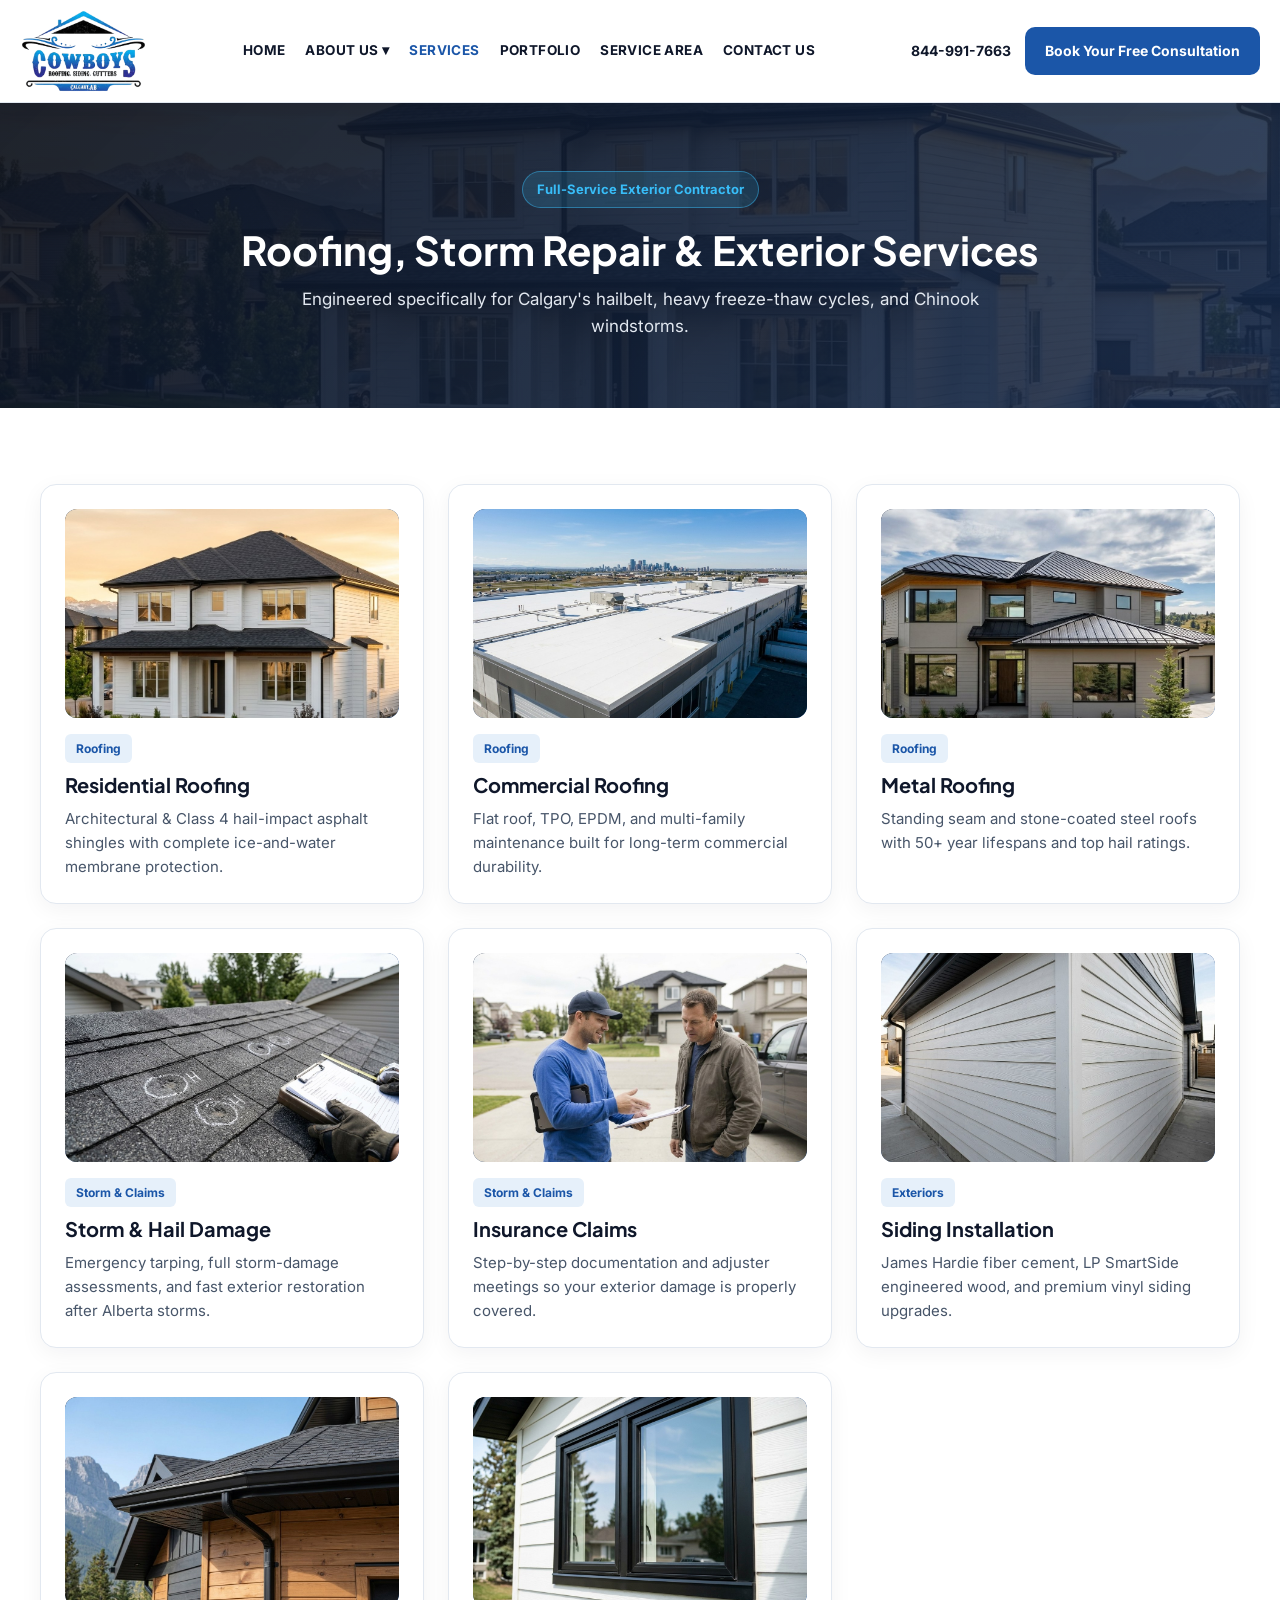
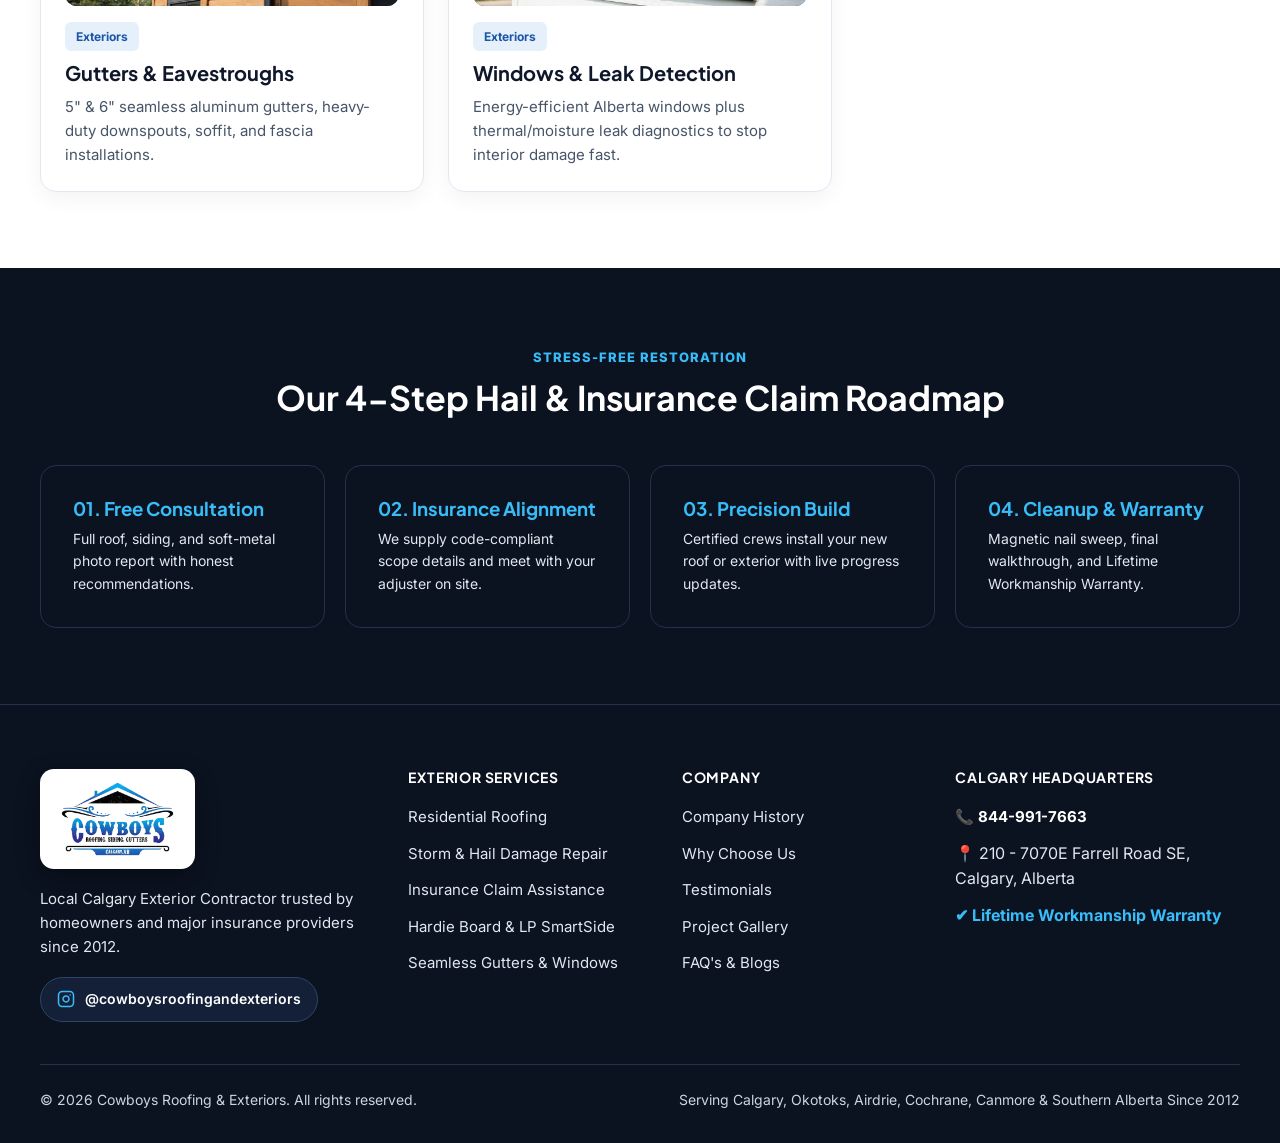
<file: services.html>
<!DOCTYPE html>
<html lang="en">
<head>
  <meta charset="UTF-8" />
  <meta name="viewport" content="width=device-width, initial-scale=1.0" />
  <title>Services | Cowboys Roofing &amp; Exteriors Calgary</title>
  <link rel="stylesheet" href="css/style.css" />
</head>
<body>

  <header class="navbar" id="navbar">
    <div class="container nav-wrap">
      <a href="index.html" class="brand-logo" aria-label="Cowboys Roofing Home">
        <img src="images/logo.png" alt="Cowboys Roofing &amp; Exteriors" />
      </a>

      <button class="menu-toggle" onclick="document.getElementById('navbar').classList.toggle('open')">Menu ☰</button>

      <ul class="nav-links">
        <li><a href="index.html">Home</a></li>
        <li class="has-dropdown">
          <a href="about.html">About Us ▾</a>
          <div class="dropdown-menu">
            <a href="about.html#history">Company History</a>
            <a href="about.html#why-us">Why Choose Us</a>
            <a href="about.html#testimonials">Testimonials</a>
            <a href="portfolio.html">Project Gallery</a>
            <a href="about.html#faq">FAQ's</a>
            <a href="about.html#blogs">Blogs</a>
          </div>
        </li>
        <li><a href="services.html" class="active">Services</a></li>
        <li><a href="portfolio.html">Portfolio</a></li>
        <li><a href="service-area.html">Service Area</a></li>
        <li><a href="contact.html">Contact Us</a></li>
      </ul>

      <div class="nav-actions">
        <a href="tel:8449917663" class="nav-phone">844-991-7663</a>
        <a href="contact.html#consultation-form" class="btn btn-primary">Book Your Free Consultation</a>
      </div>
    </div>
  </header>

  <section class="page-header">
    <div class="container">
      <span class="badge-pill">Full-Service Exterior Contractor</span>
      <h1>Roofing, Storm Repair &amp; Exterior Services</h1>
      <p>Engineered specifically for Calgary's hailbelt, heavy freeze-thaw cycles, and Chinook windstorms.</p>
    </div>
  </section>

  <section class="section">
    <div class="container">
      <div class="grid-3">
        <div class="card">
          <div class="img-slot" data-hint="images/services/residential.jpg"><img src="images/services/residential.jpg" alt="Residential Roofing" onerror="this.style.display='none'" /></div>
          <span class="card-tag">Roofing</span>
          <h3>Residential Roofing</h3>
          <p>Architectural &amp; Class 4 hail-impact asphalt shingles with complete ice-and-water membrane protection.</p>
        </div>

        <div class="card">
          <div class="img-slot" data-hint="images/services/commercial.jpg"><img src="images/services/commercial.jpg" alt="Commercial Roofing" onerror="this.style.display='none'" /></div>
          <span class="card-tag">Roofing</span>
          <h3>Commercial Roofing</h3>
          <p>Flat roof, TPO, EPDM, and multi-family maintenance built for long-term commercial durability.</p>
        </div>

        <div class="card">
          <div class="img-slot" data-hint="images/services/metal.jpg"><img src="images/services/metal.jpg" alt="Metal Roofing" onerror="this.style.display='none'" /></div>
          <span class="card-tag">Roofing</span>
          <h3>Metal Roofing</h3>
          <p>Standing seam and stone-coated steel roofs with 50+ year lifespans and top hail ratings.</p>
        </div>

        <div class="card">
          <div class="img-slot" data-hint="images/services/storm.jpg"><img src="images/services/storm.jpg" alt="Storm &amp; Hail Damage" onerror="this.style.display='none'" /></div>
          <span class="card-tag">Storm &amp; Claims</span>
          <h3>Storm &amp; Hail Damage</h3>
          <p>Emergency tarping, full storm-damage assessments, and fast exterior restoration after Alberta storms.</p>
        </div>

        <div class="card">
          <div class="img-slot" data-hint="images/services/insurance.jpg"><img src="images/services/insurance.jpg" alt="Insurance Claims" onerror="this.style.display='none'" /></div>
          <span class="card-tag">Storm &amp; Claims</span>
          <h3>Insurance Claims</h3>
          <p>Step-by-step documentation and adjuster meetings so your exterior damage is properly covered.</p>
        </div>

        <div class="card">
          <div class="img-slot" data-hint="images/services/siding.jpg"><img src="images/services/siding.jpg" alt="Siding Installation" onerror="this.style.display='none'" /></div>
          <span class="card-tag">Exteriors</span>
          <h3>Siding Installation</h3>
          <p>James Hardie fiber cement, LP SmartSide engineered wood, and premium vinyl siding upgrades.</p>
        </div>

        <div class="card">
          <div class="img-slot" data-hint="images/services/gutters.jpg"><img src="images/services/gutters.jpg" alt="Gutters &amp; Eavestroughs" onerror="this.style.display='none'" /></div>
          <span class="card-tag">Exteriors</span>
          <h3>Gutters &amp; Eavestroughs</h3>
          <p>5" &amp; 6" seamless aluminum gutters, heavy-duty downspouts, soffit, and fascia installations.</p>
        </div>

        <div class="card">
          <div class="img-slot" data-hint="images/services/windows.jpg"><img src="images/services/windows.jpg" alt="Windows &amp; Leak Detection" onerror="this.style.display='none'" /></div>
          <span class="card-tag">Exteriors</span>
          <h3>Windows &amp; Leak Detection</h3>
          <p>Energy-efficient Alberta windows plus thermal/moisture leak diagnostics to stop interior damage fast.</p>
        </div>
      </div>
    </div>
  </section>

  <section class="section section-dark" id="storm-process">
    <div class="container">
      <div class="section-title">
        <span class="eyebrow">Stress-Free Restoration</span>
        <h2>Our 4-Step Hail &amp; Insurance Claim Roadmap</h2>
      </div>
      <div class="grid-4">
        <div class="estimator-dark-box"><h3 style="color:#38BDF8; margin-bottom:8px;">01. Free Consultation</h3><p style="color:#E2E8F0; font-size:14px;">Full roof, siding, and soft-metal photo report with honest recommendations.</p></div>
        <div class="estimator-dark-box"><h3 style="color:#38BDF8; margin-bottom:8px;">02. Insurance Alignment</h3><p style="color:#E2E8F0; font-size:14px;">We supply code-compliant scope details and meet with your adjuster on site.</p></div>
        <div class="estimator-dark-box"><h3 style="color:#38BDF8; margin-bottom:8px;">03. Precision Build</h3><p style="color:#E2E8F0; font-size:14px;">Certified crews install your new roof or exterior with live progress updates.</p></div>
        <div class="estimator-dark-box"><h3 style="color:#38BDF8; margin-bottom:8px;">04. Cleanup &amp; Warranty</h3><p style="color:#E2E8F0; font-size:14px;">Magnetic nail sweep, final walkthrough, and Lifetime Workmanship Warranty.</p></div>
      </div>
    </div>
  </section>

  <footer class="footer">
    <div class="container">
      <div class="footer-grid">
        <div>
          <a href="index.html" class="footer-logo-wrap" aria-label="Cowboys Roofing Home">
            <img src="images/logo.png" alt="Cowboys Roofing &amp; Exteriors" class="footer-logo-img" />
          </a>
          <p>Local Calgary Exterior Contractor trusted by homeowners and major insurance providers since 2012.</p>
          <a href="https://instagram.com/cowboysroofingandexteriors" target="_blank" class="insta-pill">
            <svg width="18" height="18" viewBox="0 0 24 24" fill="none" stroke="#38BDF8" stroke-width="2" stroke-linecap="round" stroke-linejoin="round">
              <rect x="2" y="2" width="20" height="20" rx="5" ry="5"></rect>
              <path d="M16 11.37A4 4 0 1 1 12.63 8 4 4 0 0 1 16 11.37z"></path>
              <line x1="17.5" y1="6.5" x2="17.51" y2="6.5"></line>
            </svg>
            @cowboysroofingandexteriors
          </a>
        </div>

        <div>
          <h4>Exterior Services</h4>
          <ul>
            <li><a href="services.html">Residential Roofing</a></li>
            <li><a href="services.html">Storm &amp; Hail Damage Repair</a></li>
            <li><a href="services.html">Insurance Claim Assistance</a></li>
            <li><a href="services.html">Hardie Board &amp; LP SmartSide</a></li>
            <li><a href="services.html">Seamless Gutters &amp; Windows</a></li>
          </ul>
        </div>

        <div>
          <h4>Company</h4>
          <ul>
            <li><a href="about.html#history">Company History</a></li>
            <li><a href="about.html#why-us">Why Choose Us</a></li>
            <li><a href="about.html#testimonials">Testimonials</a></li>
            <li><a href="portfolio.html">Project Gallery</a></li>
            <li><a href="about.html#faq">FAQ's &amp; Blogs</a></li>
          </ul>
        </div>

        <div>
          <h4>Calgary Headquarters</h4>
          <ul>
            <li><a href="tel:8449917663" style="font-weight:700; color:#FFFFFF;">📞 844-991-7663</a></li>
            <li style="color:#E2E8F0;">📍 210 - 7070E Farrell Road SE, Calgary, Alberta</li>
            <li style="color:#38BDF8; font-weight:700;">✔ Lifetime Workmanship Warranty</li>
          </ul>
        </div>
      </div>

      <div class="footer-bottom">
        <span>© 2026 Cowboys Roofing &amp; Exteriors. All rights reserved.</span>
        <span>Serving Calgary, Okotoks, Airdrie, Cochrane, Canmore &amp; Southern Alberta Since 2012</span>
      </div>
    </div>
  </footer>
</body>
</html>
</file>
<file: css/style.css>
@import url('https://fonts.googleapis.com/css2?family=Inter:wght@400;500;600;700&family=Plus+Jakarta+Sans:wght@700;800&display=swap');

:root {
  --brand-blue: #1B56A8;
  --brand-blue-hover: #144387;
  --sky-accent: #0EA5E9;
  --sky-bright: #38BDF8;
  --dark-bg: #0B1220;
  --dark-surface: #132038;
  --dark-border: #24324A;
  --light-bg: #F4F8FC;
  --white: #FFFFFF;
  --text-dark: #0F172A;
  --text-muted: #475569;
  --text-on-dark: #FFFFFF;
  --text-on-dark-soft: #E2E8F0;
  --text-on-dark-sub: #CBD5E1;
  --border-light: #E2E8F0;
  --star-amber: #F59E0B;
  --radius: 16px;
}

* {
  margin: 0;
  padding: 0;
  box-sizing: border-box;
}

html {
  scroll-behavior: smooth;
}

body {
  font-family: 'Inter', sans-serif;
  color: var(--text-dark);
  background: var(--white);
  line-height: 1.6;
}

h1, h2, h3, h4 {
  font-family: 'Plus Jakarta Sans', sans-serif;
  line-height: 1.2;
}

a {
  text-decoration: none;
  color: inherit;
}

.container {
  max-width: 1240px;
  margin: 0 auto;
  padding: 0 20px;
}

/* ===== NAVBAR & LARGER BRAND LOGO ===== */
.navbar {
  position: sticky;
  top: 0;
  z-index: 1000;
  background: var(--white);
  border-bottom: 1px solid var(--border-light);
  box-shadow: 0 2px 14px rgba(11, 18, 32, 0.06);
}

.nav-wrap {
  display: flex;
  align-items: center;
  justify-content: space-between;
  min-height: 102px;
  padding: 8px 0;
  gap: 16px;
}

.brand-logo {
  display: flex;
  align-items: center;
  flex-shrink: 0;
}

.brand-logo img {
  height: 84px;
  width: auto;
  max-width: 280px;
  object-fit: contain;
  display: block;
}

.nav-links {
  display: flex;
  align-items: center;
  list-style: none;
  gap: 20px;
}

.nav-links > li {
  position: relative;
}

.nav-links a {
  font-size: 13.5px;
  font-weight: 700;
  text-transform: uppercase;
  letter-spacing: 0.4px;
  color: var(--text-dark);
  padding: 10px 0;
  display: inline-flex;
  align-items: center;
  gap: 5px;
  transition: color 0.2s;
  white-space: nowrap;
}

.nav-links a:hover,
.nav-links a.active {
  color: var(--brand-blue);
}

.dropdown-menu {
  position: absolute;
  top: 100%;
  left: 0;
  min-width: 370px;
  background: var(--white);
  border: 1px solid var(--border-light);
  border-radius: 12px;
  box-shadow: 0 18px 40px rgba(11, 18, 32, 0.14);
  padding: 14px;
  display: none;
  grid-template-columns: 1fr 1fr;
  gap: 6px 14px;
}

.has-dropdown:hover .dropdown-menu {
  display: grid;
}

.dropdown-menu a {
  font-size: 13px;
  padding: 8px 10px;
  border-radius: 8px;
  color: var(--text-dark);
}

.dropdown-menu a:hover {
  background: var(--light-bg);
  color: var(--brand-blue);
}

.nav-actions {
  display: flex;
  align-items: center;
  gap: 14px;
  flex-shrink: 0;
}

.nav-phone {
  font-weight: 700;
  font-size: 14px;
  color: var(--text-dark);
  white-space: nowrap;
}

/* ===== BUTTONS ===== */
.btn {
  display: inline-flex;
  align-items: center;
  justify-content: center;
  gap: 8px;
  padding: 13px 20px;
  border-radius: 10px;
  font-weight: 700;
  font-size: 14px;
  border: none;
  cursor: pointer;
  transition: all 0.2s ease;
  white-space: nowrap;
}

.btn-primary {
  background: var(--brand-blue);
  color: var(--white);
}

.btn-primary:hover {
  background: var(--brand-blue-hover);
  transform: translateY(-1px);
}

.btn-outline-light {
  background: transparent;
  color: var(--white);
  border: 1.5px solid rgba(255, 255, 255, 0.55);
}

.btn-outline-light:hover {
  background: rgba(255, 255, 255, 0.12);
  border-color: var(--white);
}

.btn-sky {
  background: var(--sky-accent);
  color: var(--white);
}

.btn-sky:hover {
  background: #0284C7;
}

/* ===== HERO & PAGE HEADERS ===== */
.hero {
  background:
    linear-gradient(125deg, rgba(11, 18, 32, 0.88) 0%, rgba(15, 31, 61, 0.78) 55%, rgba(11, 18, 32, 0.72) 100%),
    url('../images/hero-bg.jpg') center/cover no-repeat;
  color: var(--white);
  padding: 86px 0;
}

.hero-grid {
  display: grid;
  grid-template-columns: 1.2fr 0.9fr;
  gap: 48px;
  align-items: center;
}

.badge-pill {
  display: inline-flex;
  align-items: center;
  gap: 8px;
  background: rgba(56, 189, 248, 0.16);
  border: 1px solid rgba(56, 189, 248, 0.45);
  color: var(--sky-bright);
  font-size: 13px;
  font-weight: 700;
  padding: 7px 14px;
  border-radius: 999px;
  margin-bottom: 18px;
}

.hero h1 {
  font-size: 46px;
  margin-bottom: 18px;
  color: var(--white);
}

.hero h1 span {
  color: var(--sky-bright);
}

.hero p {
  font-size: 17px;
  color: var(--text-on-dark-soft);
  margin-bottom: 28px;
  max-width: 580px;
}

.hero-btns {
  display: flex;
  flex-wrap: wrap;
  gap: 14px;
  margin-bottom: 26px;
}

.trust-points {
  display: flex;
  flex-wrap: wrap;
  gap: 18px;
  font-size: 14px;
  font-weight: 600;
  color: var(--text-on-dark-soft);
}

.page-header {
  background:
    linear-gradient(135deg, rgba(11, 18, 32, 0.92) 0%, rgba(22, 43, 77, 0.86) 100%),
    url('../images/hero-bg.jpg') center/cover no-repeat;
  color: var(--white);
  padding: 68px 0;
  text-align: center;
}

.page-header h1 {
  font-size: 40px;
  margin-bottom: 12px;
}

.page-header p {
  color: var(--text-on-dark-soft);
  max-width: 680px;
  margin: 0 auto;
  font-size: 17px;
}

/* ===== SECTIONS & CARDS ===== */
.section {
  padding: 76px 0;
}

.section-light {
  background: var(--light-bg);
}

.section-dark {
  background: var(--dark-bg);
  color: var(--white);
}

.section-head-row {
  display: flex;
  align-items: flex-end;
  justify-content: space-between;
  gap: 20px;
  margin-bottom: 40px;
  flex-wrap: wrap;
}

.section-title {
  text-align: center;
  margin-bottom: 46px;
}

.eyebrow {
  display: inline-block;
  font-size: 13px;
  font-weight: 800;
  text-transform: uppercase;
  letter-spacing: 1px;
  color: var(--brand-blue);
  margin-bottom: 10px;
}

.section-dark .eyebrow {
  color: var(--sky-bright);
}

.section-title h2,
.section-head-row h2 {
  font-size: 34px;
  margin-bottom: 10px;
}

.section-title p,
.section-head-row p {
  color: var(--text-muted);
  max-width: 650px;
}

.section-title p {
  margin: 0 auto;
}

.section-dark .section-title p {
  color: var(--text-on-dark-soft);
}

.grid-2 {
  display: grid;
  grid-template-columns: repeat(2, 1fr);
  gap: 28px;
}

.grid-3 {
  display: grid;
  grid-template-columns: repeat(3, 1fr);
  gap: 24px;
}

.grid-4 {
  display: grid;
  grid-template-columns: repeat(4, 1fr);
  gap: 20px;
}

.card {
  background: var(--white);
  border: 1px solid var(--border-light);
  border-radius: var(--radius);
  padding: 24px;
  box-shadow: 0 6px 22px rgba(15, 23, 42, 0.05);
  transition: transform 0.22s ease, border-color 0.22s ease, box-shadow 0.22s ease;
}

.card:hover {
  transform: translateY(-4px);
  border-color: var(--brand-blue);
  box-shadow: 0 14px 32px rgba(15, 23, 42, 0.09);
}

.card h3 {
  font-size: 20px;
  margin-bottom: 10px;
  color: var(--text-dark);
}

.card p {
  font-size: 15px;
  color: var(--text-muted);
}

.card-tag {
  display: inline-block;
  font-size: 12px;
  font-weight: 700;
  background: #E6F0FA;
  color: var(--brand-blue);
  padding: 5px 11px;
  border-radius: 6px;
  margin-bottom: 10px;
}

/* ===== PROJECT TRANSFORMATION CARDS ===== */
.project-card-rich {
  background: var(--white);
  border: 1px solid var(--border-light);
  border-radius: 18px;
  overflow: hidden;
  box-shadow: 0 8px 26px rgba(15, 23, 42, 0.06);
  transition: transform 0.22s ease, box-shadow 0.22s ease, border-color 0.22s ease;
}

.project-card-rich:hover {
  transform: translateY(-4px);
  border-color: var(--brand-blue);
  box-shadow: 0 16px 36px rgba(15, 23, 42, 0.11);
}

.project-media {
  position: relative;
  width: 100%;
  aspect-ratio: 16 / 10;
  overflow: hidden;
  background: #0B1220;
}

.project-media img {
  width: 100%;
  height: 100%;
  object-fit: cover;
  display: block;
  transition: transform 0.4s ease;
}

.project-card-rich:hover .project-media img {
  transform: scale(1.05);
}

.project-media::after {
  content: "";
  position: absolute;
  inset: 0;
  background: linear-gradient(to top, rgba(11, 18, 32, 0.82) 0%, rgba(11, 18, 32, 0.12) 45%, rgba(11, 18, 32, 0.25) 100%);
  pointer-events: none;
}

.loc-pill {
  position: absolute;
  top: 14px;
  left: 14px;
  z-index: 3;
  background: rgba(11, 18, 32, 0.84);
  color: #FFFFFF;
  font-size: 12.5px;
  font-weight: 700;
  padding: 6px 13px;
  border-radius: 999px;
  backdrop-filter: blur(4px);
}

.project-bottom-bar {
  position: absolute;
  left: 14px;
  right: 14px;
  bottom: 14px;
  z-index: 3;
  display: flex;
  align-items: center;
  justify-content: space-between;
  gap: 10px;
}

.scope-pill {
  background: var(--brand-blue);
  color: #FFFFFF;
  font-size: 12px;
  font-weight: 700;
  padding: 6px 12px;
  border-radius: 8px;
}

.days-badge {
  color: #FFFFFF;
  font-size: 12.5px;
  font-weight: 700;
  white-space: nowrap;
}

.project-body {
  padding: 24px;
}

.project-body h3 {
  font-size: 21px;
  margin-bottom: 10px;
  color: var(--text-dark);
}

.project-body p {
  font-size: 15px;
  color: var(--text-muted);
}

/* ===== AUTO-LOAD IMAGE SLOTS ===== */
.img-slot {
  position: relative;
  width: 100%;
  aspect-ratio: 16 / 10;
  background: linear-gradient(135deg, #132038 0%, #1B56A8 100%);
  border-radius: 12px;
  overflow: hidden;
  margin-bottom: 16px;
  display: flex;
  align-items: center;
  justify-content: center;
}

.img-slot::before {
  content: "Place image: " attr(data-hint);
  color: #E2E8F0;
  font-size: 12.5px;
  font-weight: 600;
  padding: 10px 14px;
  border: 1.5px dashed rgba(255, 255, 255, 0.45);
  border-radius: 8px;
  text-align: center;
  max-width: 88%;
}

.img-slot img {
  position: absolute;
  inset: 0;
  width: 100%;
  height: 100%;
  object-fit: cover;
  z-index: 2;
  transition: transform 0.35s ease;
}

.card:hover .img-slot img {
  transform: scale(1.05);
}

.img-slot.tall {
  aspect-ratio: 4 / 3;
  margin-bottom: 0;
  border-radius: 16px;
  box-shadow: 0 18px 40px rgba(11, 18, 32, 0.14);
}

/* ===== BEFORE / AFTER SLIDER ===== */
.ba-wrapper {
  position: relative;
  width: 100%;
  max-width: 920px;
  margin: 0 auto;
  aspect-ratio: 16 / 9;
  border-radius: 18px;
  overflow: hidden;
  border: 2px solid var(--border-light);
  background: #132038;
  box-shadow: 0 18px 42px rgba(11, 18, 32, 0.16);
}

.ba-layer {
  position: absolute;
  inset: 0;
  width: 100%;
  height: 100%;
  display: flex;
  align-items: center;
  justify-content: center;
  color: #FFFFFF;
  font-weight: 700;
}

.ba-before {
  clip-path: inset(0 50% 0 0);
}

.ba-layer img {
  position: absolute;
  inset: 0;
  width: 100%;
  height: 100%;
  object-fit: cover;
}

.ba-badge {
  position: absolute;
  top: 16px;
  z-index: 5;
  background: rgba(11, 18, 32, 0.88);
  color: #FFFFFF;
  font-size: 12px;
  font-weight: 800;
  padding: 7px 14px;
  border-radius: 8px;
  letter-spacing: 0.6px;
}

.ba-badge.left { left: 16px; }
.ba-badge.right { right: 16px; background: var(--brand-blue); }

.ba-divider {
  position: absolute;
  top: 0;
  bottom: 0;
  left: 50%;
  width: 3px;
  background: #FFFFFF;
  z-index: 6;
  pointer-events: none;
}

.ba-handle {
  position: absolute;
  top: 50%;
  left: 50%;
  transform: translate(-50%, -50%);
  width: 44px;
  height: 44px;
  border-radius: 50%;
  background: var(--brand-blue);
  border: 3px solid #FFFFFF;
  color: #FFFFFF;
  display: flex;
  align-items: center;
  justify-content: center;
  font-weight: 800;
  font-size: 13px;
  box-shadow: 0 4px 14px rgba(0,0,0,0.4);
}

.ba-range {
  position: absolute;
  inset: 0;
  width: 100%;
  height: 100%;
  opacity: 0;
  cursor: ew-resize;
  z-index: 10;
}

/* ===== FILTER TABS ===== */
.filter-bar {
  display: flex;
  flex-wrap: wrap;
  justify-content: center;
  gap: 10px;
  margin-bottom: 34px;
}

.filter-btn {
  padding: 10px 18px;
  border-radius: 999px;
  border: 1.5px solid var(--border-light);
  background: var(--white);
  font-weight: 700;
  font-size: 13.5px;
  color: var(--text-dark);
  cursor: pointer;
  transition: all 0.2s;
}

.filter-btn.active,
.filter-btn:hover {
  background: var(--brand-blue);
  border-color: var(--brand-blue);
  color: var(--white);
}

/* ===== FORMS & ESTIMATOR ===== */
.form-card {
  background: var(--white);
  color: var(--text-dark);
  border-radius: 18px;
  padding: 32px;
  box-shadow: 0 20px 50px rgba(0, 0, 0, 0.18);
}

.form-group {
  margin-bottom: 16px;
}

.form-group label {
  display: block;
  font-size: 13px;
  font-weight: 700;
  margin-bottom: 6px;
  color: var(--text-dark);
}

.form-control {
  width: 100%;
  padding: 12px 14px;
  border: 1.5px solid #CBD5E1;
  border-radius: 10px;
  font-family: inherit;
  font-size: 14px;
  color: var(--text-dark);
  background: var(--white);
}

.form-control:focus {
  outline: none;
  border-color: var(--brand-blue);
}

.estimator-dark-box {
  background: var(--dark-bg);
  color: var(--white);
  border-radius: 16px;
  padding: 32px;
  border: 1px solid var(--dark-border);
}

.estimate-price {
  font-size: 40px;
  font-weight: 800;
  color: var(--sky-bright);
  margin: 10px 0 18px;
}

.breakdown-row {
  display: flex;
  justify-content: space-between;
  padding: 11px 0;
  border-bottom: 1px solid var(--dark-border);
  font-size: 15px;
  color: var(--text-on-dark-soft);
}

/* ===== DARK CONTACT HQ CARD ===== */
.hq-card {
  background: var(--dark-bg);
  color: var(--white);
  border-radius: 20px;
  padding: 36px;
  border: 1px solid var(--dark-border);
}

.hq-eyebrow {
  color: var(--sky-bright);
  font-size: 13px;
  font-weight: 800;
  letter-spacing: 1px;
  text-transform: uppercase;
  margin-bottom: 8px;
}

.hq-card h2 {
  font-size: 30px;
  margin-bottom: 12px;
  color: var(--white);
}

.hq-desc {
  color: var(--text-on-dark-soft);
  margin-bottom: 28px;
  font-size: 15px;
}

.hq-item {
  display: flex;
  align-items: flex-start;
  gap: 16px;
  margin-bottom: 22px;
}

.hq-icon-box {
  width: 46px;
  height: 46px;
  min-width: 46px;
  border-radius: 12px;
  background: var(--dark-surface);
  border: 1px solid #2A3F5F;
  display: flex;
  align-items: center;
  justify-content: center;
  color: var(--sky-bright);
}

.hq-label {
  font-size: 12px;
  font-weight: 700;
  letter-spacing: 0.7px;
  color: var(--text-on-dark-sub);
  text-transform: uppercase;
  margin-bottom: 3px;
}

.hq-value {
  font-size: 17px;
  font-weight: 700;
  color: var(--white);
  display: inline-flex;
  align-items: center;
  gap: 7px;
}

.hq-sub {
  font-size: 14px;
  font-weight: 600;
  color: var(--sky-bright);
  margin-top: 2px;
}

.hq-badges {
  display: flex;
  flex-wrap: wrap;
  gap: 10px;
  margin: 26px 0;
}

.hq-badge {
  background: var(--dark-surface);
  border: 1px solid #2A3F5F;
  color: var(--white);
  padding: 8px 14px;
  border-radius: 8px;
  font-size: 13px;
  font-weight: 600;
}

.hq-map-box {
  background: var(--dark-surface);
  border: 1px solid #2A3F5F;
  border-radius: 14px;
  padding: 18px 20px;
  display: flex;
  align-items: center;
  justify-content: space-between;
  gap: 14px;
}

/* ===== FAQ & AREA PILLS ===== */
details.faq-item {
  background: var(--white);
  border: 1px solid var(--border-light);
  border-radius: 12px;
  padding: 18px 22px;
  margin-bottom: 14px;
}

details.faq-item summary {
  font-weight: 700;
  font-size: 16px;
  cursor: pointer;
  color: var(--text-dark);
}

details.faq-item p {
  margin-top: 12px;
  color: var(--text-muted);
  font-size: 15px;
}

.area-pill {
  display: flex;
  align-items: center;
  justify-content: space-between;
  background: var(--white);
  border: 1.5px solid var(--border-light);
  padding: 16px 20px;
  border-radius: 12px;
  font-weight: 700;
  color: var(--text-dark);
  transition: all 0.2s;
}

.area-pill:hover {
  border-color: var(--brand-blue);
  background: #E6F0FA;
  color: var(--brand-blue);
}

/* ===== HIGH-CONTRAST FOOTER + CHANGEABLE LOGO ===== */
.footer {
  background: var(--dark-bg);
  color: var(--white);
  padding: 64px 0 32px;
  border-top: 1px solid var(--dark-border);
}

.footer-logo-wrap {
  display: inline-flex;
  align-items: center;
  background: #FFFFFF; /* Keeps dark-text logo 100% clear on dark footer; change to transparent if using a white-text logo */
  padding: 12px 20px;
  border-radius: 14px;
  margin-bottom: 18px;
  box-shadow: 0 8px 24px rgba(0, 0, 0, 0.32);
}

.footer-logo-img {
  height: 76px;
  width: auto;
  max-width: 250px;
  object-fit: contain;
  display: block;
}

.footer-grid {
  display: grid;
  grid-template-columns: 1.4fr 1fr 1fr 1.2fr;
  gap: 36px;
  margin-bottom: 42px;
}

.footer h4 {
  font-size: 14px;
  letter-spacing: 0.8px;
  text-transform: uppercase;
  color: var(--white);
  margin-bottom: 18px;
}

.footer p {
  color: var(--text-on-dark-soft);
  font-size: 15px;
  margin-bottom: 18px;
}

.footer ul {
  list-style: none;
}

.footer ul li {
  margin-bottom: 11px;
}

.footer ul a {
  color: var(--text-on-dark-soft);
  font-size: 15px;
  transition: color 0.2s;
}

.footer ul a:hover {
  color: var(--sky-bright);
}

.insta-pill {
  display: inline-flex;
  align-items: center;
  gap: 10px;
  padding: 10px 16px;
  border-radius: 999px;
  background: var(--dark-surface);
  border: 1px solid #2E4568;
  color: var(--white);
  font-size: 14px;
  font-weight: 600;
}

.insta-pill:hover {
  border-color: var(--sky-bright);
}

.footer-bottom {
  border-top: 1px solid var(--dark-border);
  padding-top: 24px;
  display: flex;
  flex-wrap: wrap;
  justify-content: space-between;
  gap: 12px;
  font-size: 14px;
  color: var(--text-on-dark-sub);
}

.menu-toggle {
  display: none;
  background: var(--light-bg);
  border: 1px solid var(--border-light);
  padding: 8px 12px;
  border-radius: 8px;
  font-weight: 700;
  cursor: pointer;
}

@media (max-width: 1040px) {
  .hero-grid, .grid-2, .grid-3, .grid-4, .footer-grid {
    grid-template-columns: 1fr;
  }
  .menu-toggle {
    display: inline-flex;
  }
  .nav-links, .nav-actions {
    display: none;
  }
  .brand-logo img {
    height: 66px;
  }
  .navbar.open .nav-links {
    display: flex;
    flex-direction: column;
    position: absolute;
    top: 98px;
    left: 0;
    right: 0;
    background: var(--white);
    padding: 20px;
    border-bottom: 1px solid var(--border-light);
    align-items: flex-start;
    gap: 12px;
  }
  .has-dropdown:hover .dropdown-menu {
    position: static;
    min-width: 100%;
    box-shadow: none;
    grid-template-columns: 1fr;
    padding: 8px 0 8px 14px;
    border: none;
  }
  .hero h1 {
    font-size: 34px;
  }
}
</file>
